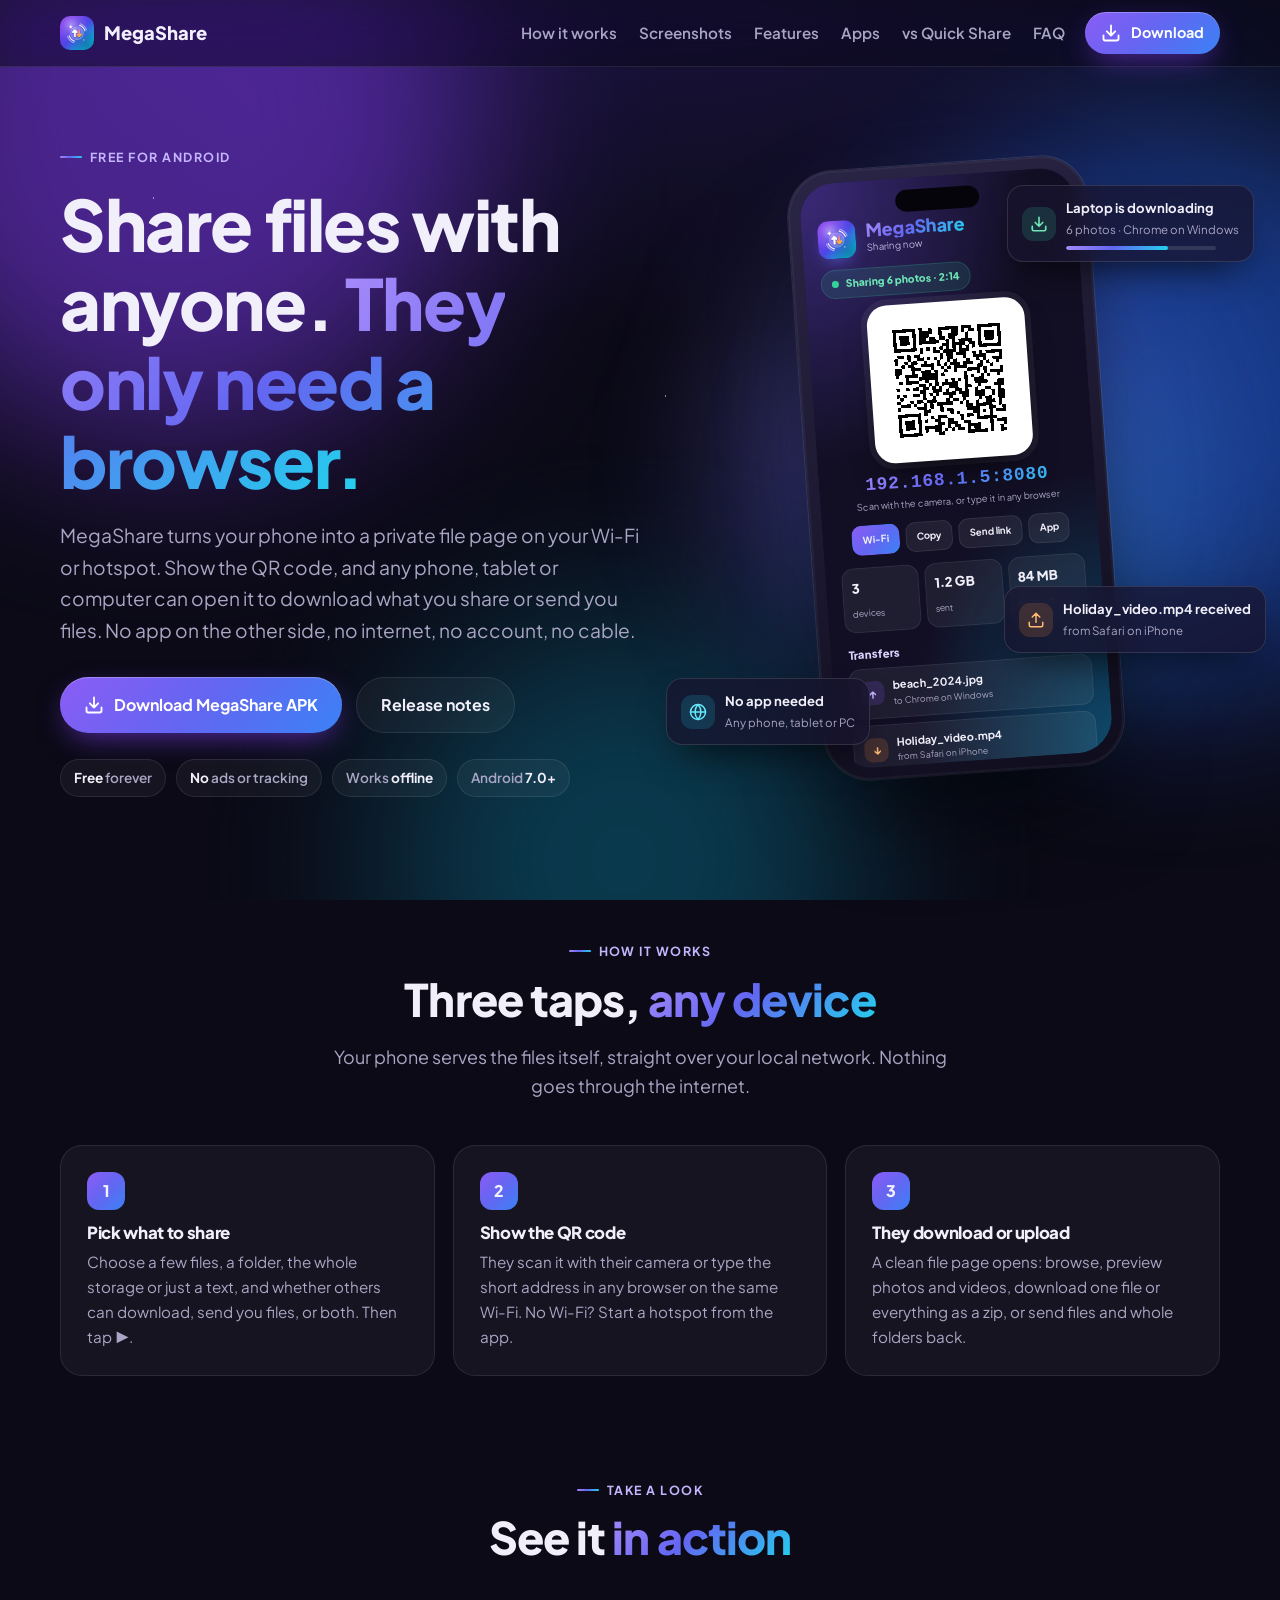
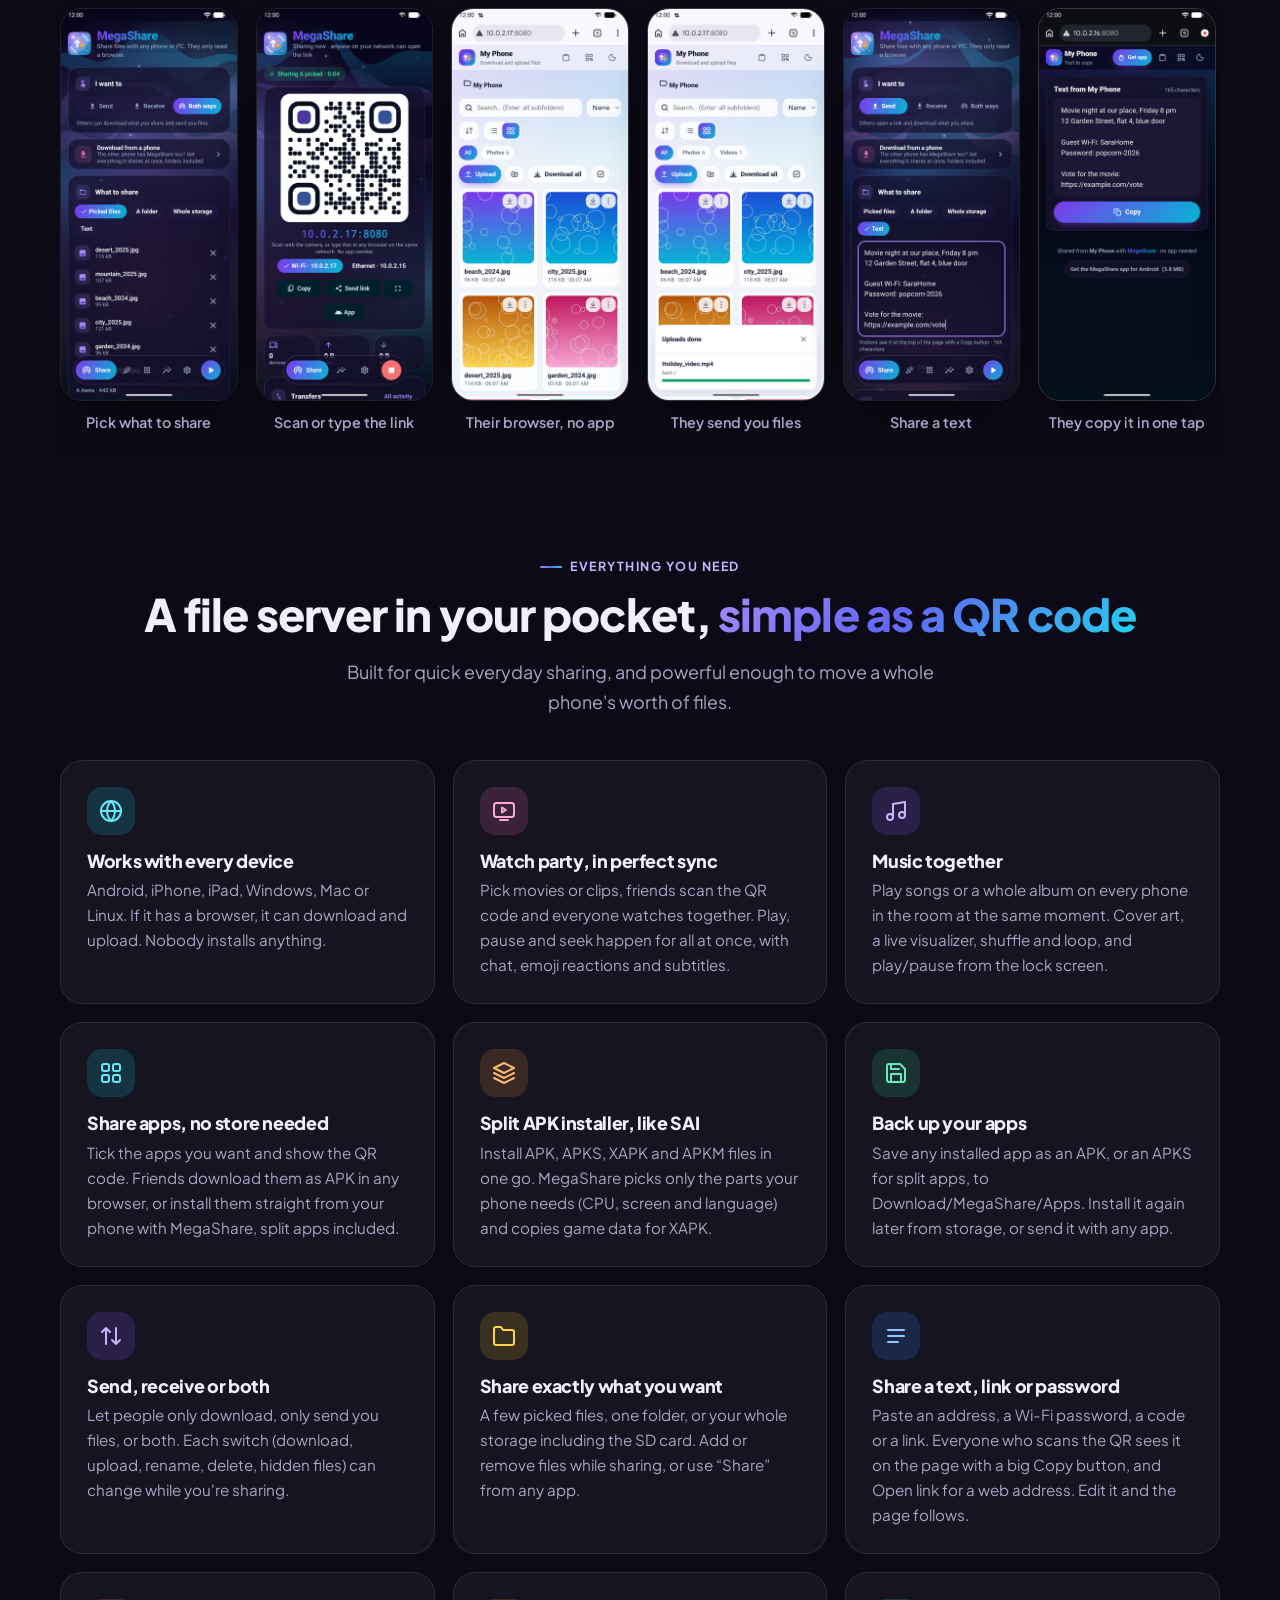
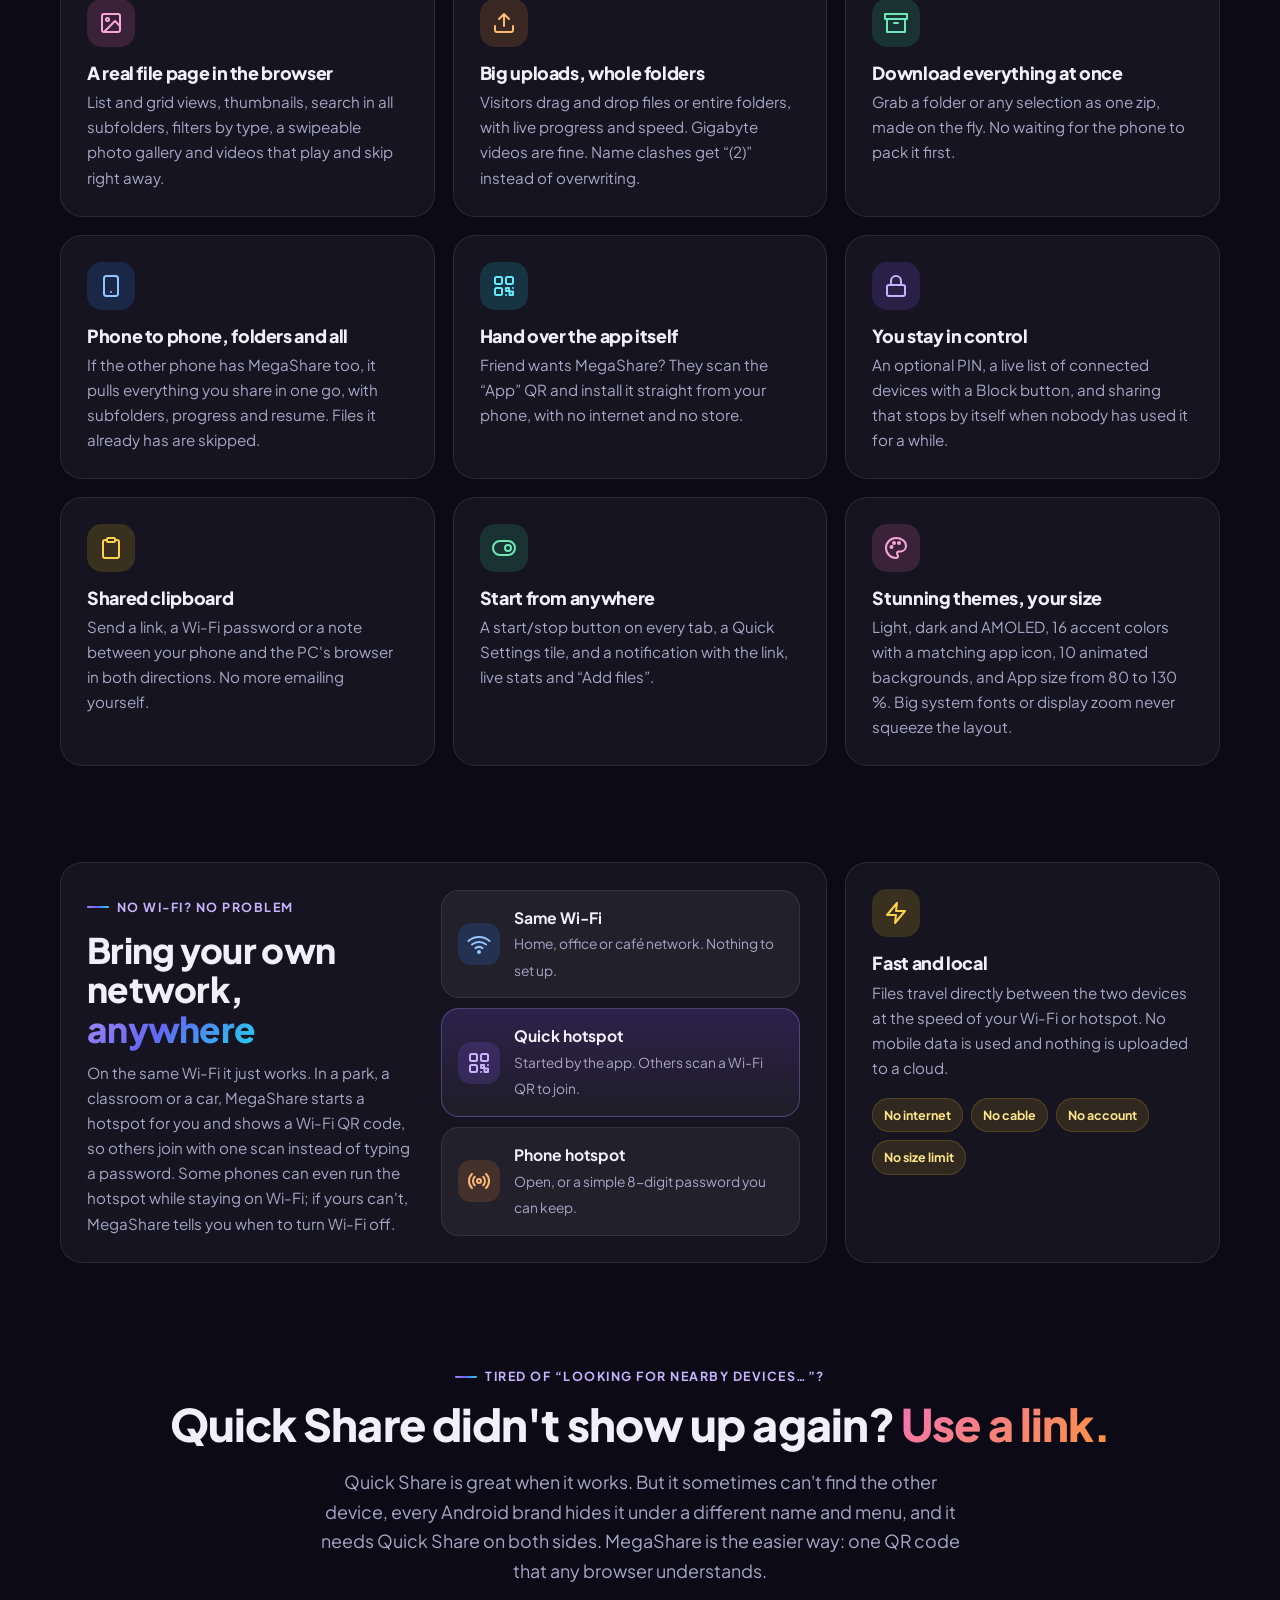
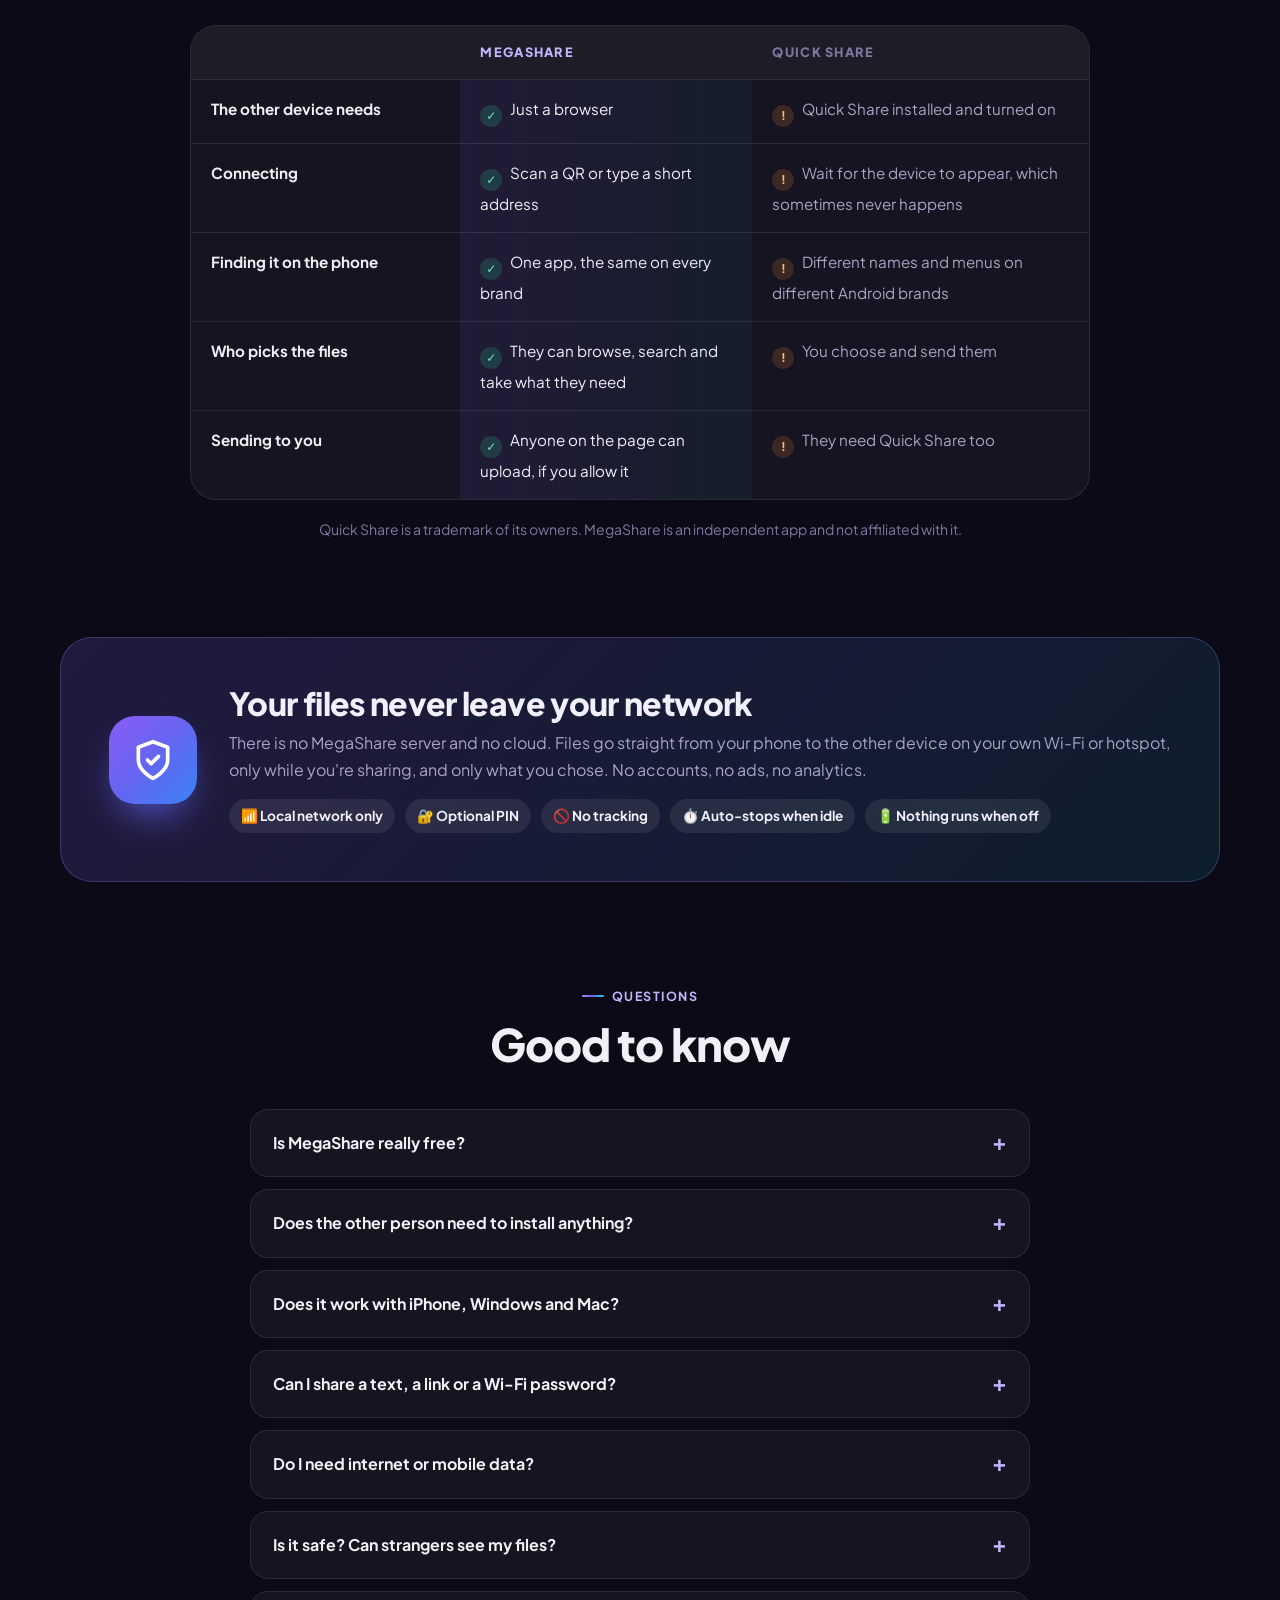
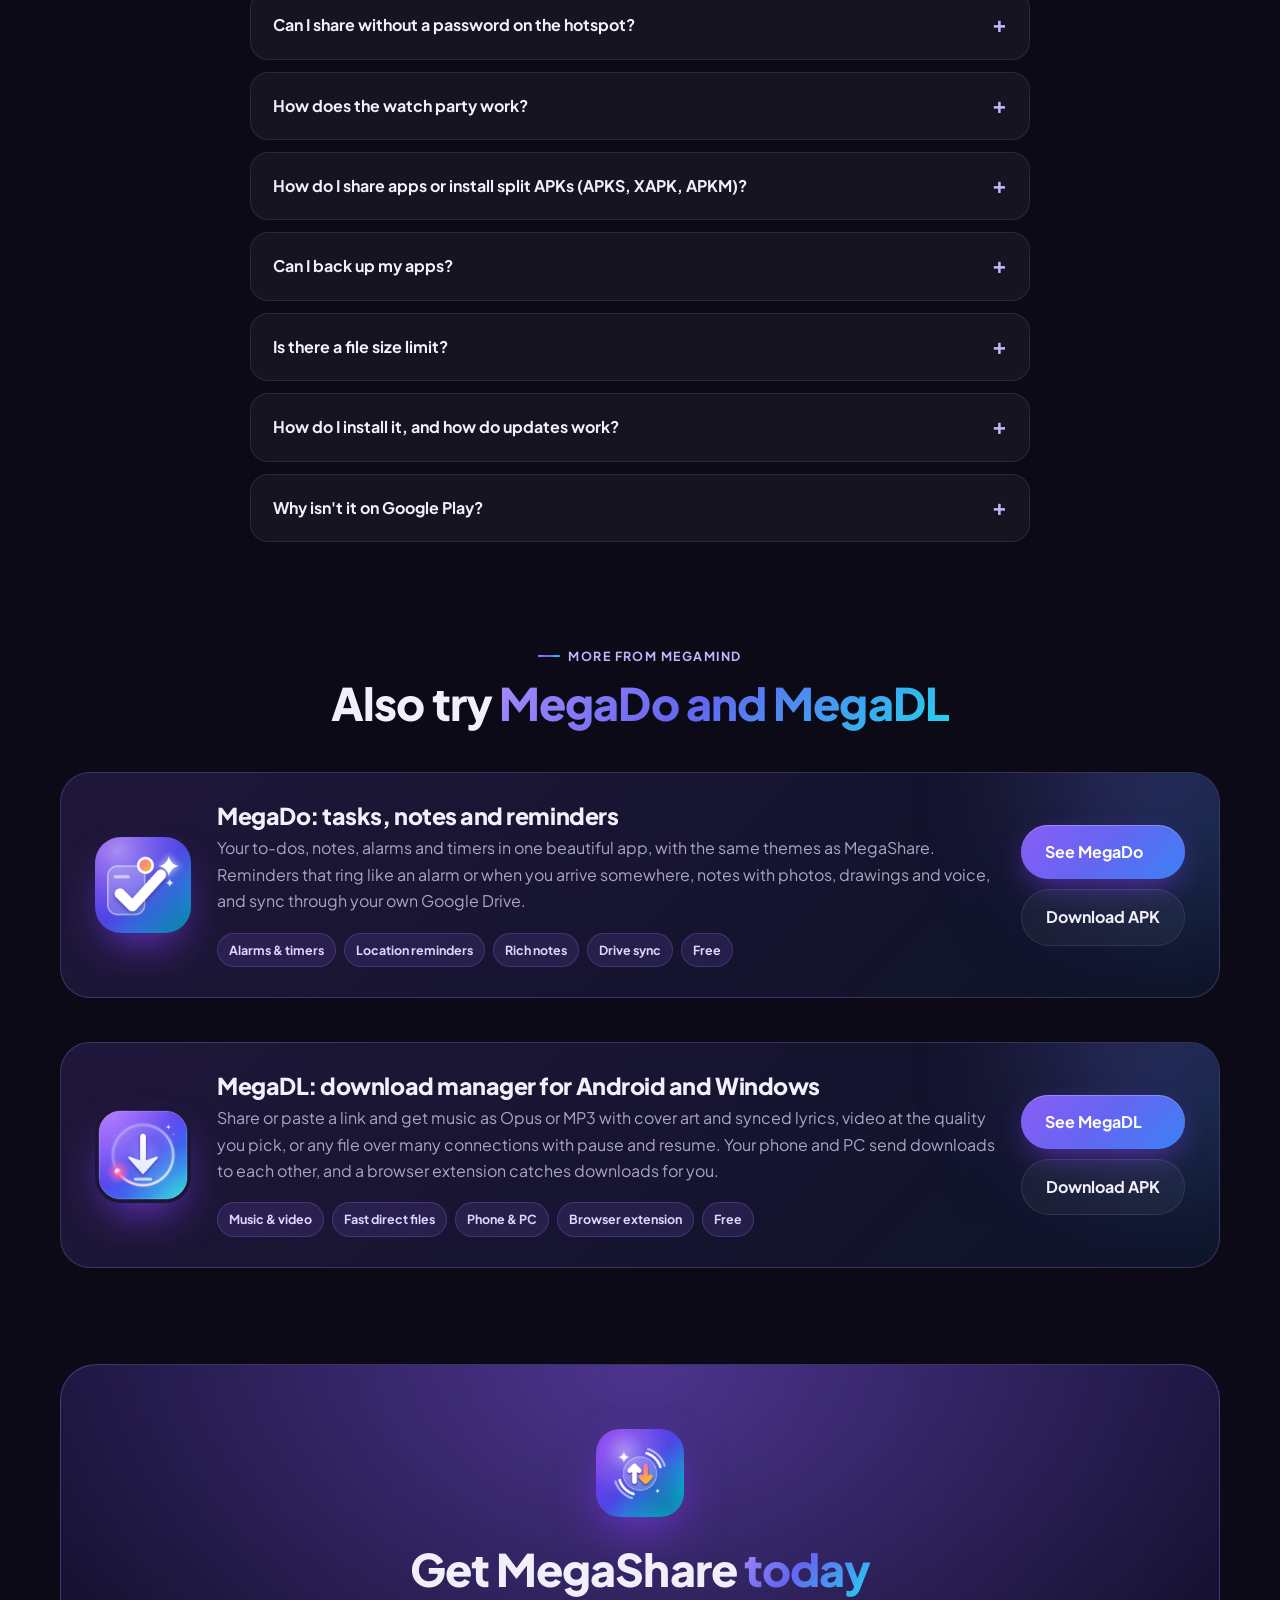
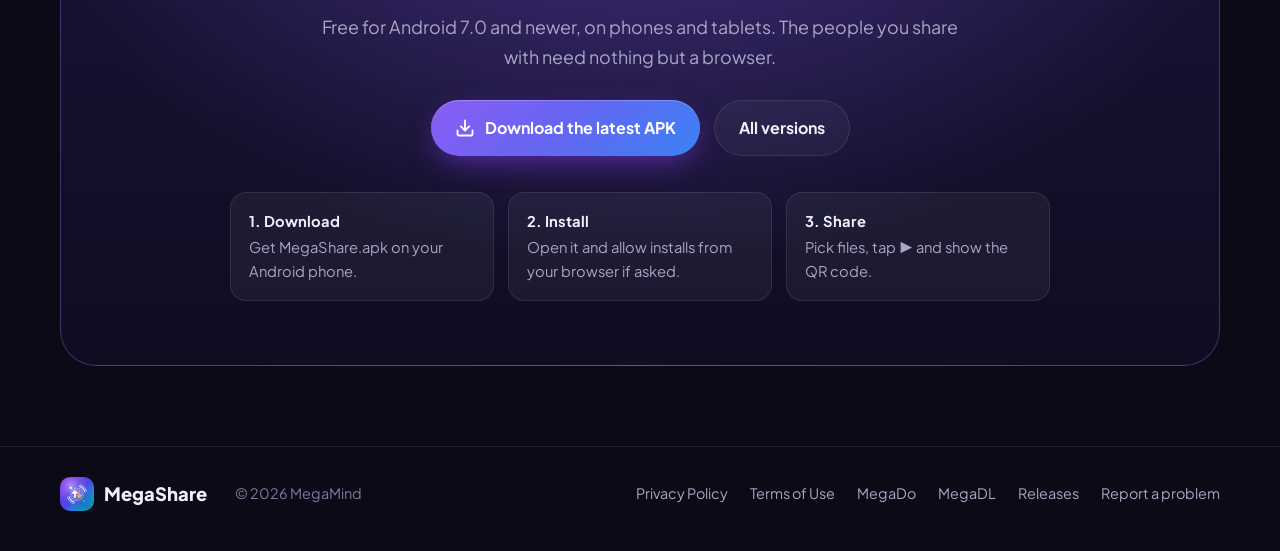
<file: index.html>
<!doctype html>
<html lang="en">
<head>
<meta charset="utf-8">
<meta name="viewport" content="width=device-width, initial-scale=1">
<title>MegaShare: Share files and apps from Android to any phone or PC, no app needed (free APK)</title>
<meta name="description" content="MegaShare is a free Android app that shares files over Wi-Fi or hotspot with any phone, tablet or computer. The other side only needs a browser: scan a QR code, then download or upload files and folders, or copy a text you share. No internet, no account, no app on the other side. Watch videos and play music together in sync, share installed apps as APK, and install split APKs (APKS, XAPK, APKM) like SAI. An easier way than Quick Share. Download the free APK.">
<meta name="keywords" content="MegaShare, file sharing app, share files Android to PC, Wi-Fi file transfer, hotspot file transfer, send files to iPhone, Quick Share alternative, Nearby Share alternative, no app needed, browser file transfer, QR code file sharing, local file server, APK download, share apps, APK extractor, app backup, split APK installer, SAI alternative, install APKS, install XAPK, install APKM, watch party, watch together, sync video, listen together, share text, send text to PC, share link, share Wi-Fi password">
<link rel="canonical" href="https://megamind2999.github.io/MegaShareApk/">
<link rel="icon" href="icon.png">
<link rel="apple-touch-icon" href="icon.png">
<meta name="theme-color" content="#0b0a16">
<meta name="robots" content="index, follow, max-image-preview:large, max-snippet:-1, max-video-preview:-1">
<meta name="author" content="MegaMind">
<meta name="application-name" content="MegaShare">
<link rel="alternate" type="text/plain" title="MegaShare for AI agents (llms.txt)" href="llms.txt">

<meta property="og:type" content="website">
<meta property="og:site_name" content="MegaShare">
<meta property="og:locale" content="en_US">
<meta property="og:title" content="MegaShare: share files with anyone, they only need a browser">
<meta property="og:description" content="Free Android app: share files, folders and apps with any phone or PC over Wi-Fi or hotspot. Scan a QR code, download or upload in the browser. Watch party, split APK installer and app backup included. No app needed on the other side.">
<meta property="og:url" content="https://megamind2999.github.io/MegaShareApk/">
<meta property="og:image" content="https://megamind2999.github.io/MegaShareApk/icon.png">
<meta property="og:image:alt" content="MegaShare app icon">
<meta name="twitter:card" content="summary">
<meta name="twitter:title" content="MegaShare: share files and apps with anyone, they only need a browser">
<meta name="twitter:description" content="Free Android app: share files, folders and apps over Wi-Fi or hotspot with any phone or PC. QR code, no app on the other side, no internet.">
<meta name="twitter:image" content="https://megamind2999.github.io/MegaShareApk/icon.png">

<!-- Tells Google and AI agents what MegaShare is (app, features, screenshots, price, download). The FAQPage block below must match the FAQ section word for word: update both together. -->
<script type="application/ld+json">
{
 "@context": "https://schema.org",
 "@graph": [
  {
   "@type": "SoftwareApplication",
   "@id": "https://megamind2999.github.io/MegaShareApk/#app",
   "name": "MegaShare",
   "alternateName": "MegaShare APK",
   "description": "Free Android app that turns the phone into a local web file server. Any phone, tablet or computer on the same Wi-Fi or hotspot opens a link or scans a QR code and downloads or uploads files and folders in its browser, with no app on the other side and no internet. Also: share a text, link or Wi-Fi password that visitors copy with one tap, watch videos and play music together in sync (watch party), share installed apps as APK or APKS, install split APKs (APKS, XAPK, APKM) like SAI, and back up apps.",
   "applicationCategory": "UtilitiesApplication",
   "applicationSubCategory": "File transfer",
   "operatingSystem": "Android 7.0 or later",
   "isAccessibleForFree": true,
   "url": "https://megamind2999.github.io/MegaShareApk/",
   "downloadUrl": "https://github.com/MegaMind2999/MegaShareApk/releases/latest/download/MegaShare.apk",
   "installUrl": "https://github.com/MegaMind2999/MegaShareApk/releases/latest",
   "releaseNotes": "https://github.com/MegaMind2999/MegaShareApk/releases",
   "image": "https://megamind2999.github.io/MegaShareApk/icon.png",
   "screenshot": [
    {
     "@type": "ImageObject",
     "url": "https://megamind2999.github.io/MegaShareApk/screenshots/setup.jpg",
     "caption": "Pick what to share"
    },
    {
     "@type": "ImageObject",
     "url": "https://megamind2999.github.io/MegaShareApk/screenshots/live.jpg",
     "caption": "QR code and address to share"
    },
    {
     "@type": "ImageObject",
     "url": "https://megamind2999.github.io/MegaShareApk/screenshots/web-grid.jpg",
     "caption": "The visitor's browser, no app needed"
    },
    {
     "@type": "ImageObject",
     "url": "https://megamind2999.github.io/MegaShareApk/screenshots/web-text.jpg",
     "caption": "A shared text with a Copy button in the browser"
    },
    {
     "@type": "ImageObject",
     "url": "https://megamind2999.github.io/MegaShareApk/screenshots/party.jpg",
     "caption": "Watch party in sync"
    },
    {
     "@type": "ImageObject",
     "url": "https://megamind2999.github.io/MegaShareApk/screenshots/apps.jpg",
     "caption": "Sharing apps with a QR code"
    },
    {
     "@type": "ImageObject",
     "url": "https://megamind2999.github.io/MegaShareApk/screenshots/apps-web.jpg",
     "caption": "Downloading apps in the browser"
    }
   ],
   "featureList": [
    "Share files and folders over Wi-Fi or hotspot with any browser: iPhone, Android, Windows, Mac, Linux",
    "QR code and short link; no app, account or internet needed on the other side",
    "Visitors download single files, folders or a selection as zip, and upload files and whole folders",
    "Send, Receive or Both ways, with an optional PIN and a Block button for devices",
    "Share a text, link, address or Wi-Fi password: visitors see it on the page and copy it with one tap",
    "Quick hotspot with a Wi-Fi QR code when there is no Wi-Fi",
    "Phone to phone download of everything shared, folders included, with resume",
    "Watch party: videos and music play in sync on every device, with chat, reactions and subtitles",
    "Share installed apps as APK, or split apps as APKS, to any browser or another MegaShare",
    "Install APK, APKS, XAPK and APKM files, picking the splits the phone needs, like SAI",
    "Back up apps to storage and install them again later",
    "Shared clipboard, light, dark and AMOLED themes, 16 accent colors",
    "App size setting from 80 to 130 percent; layouts stay intact with any system font or display size",
    "Ready for Android 17: asks for local-network access before sharing"
   ],
   "offers": {
    "@type": "Offer",
    "price": "0",
    "priceCurrency": "USD"
   },
   "author": {
    "@id": "https://megamind2999.github.io/MegaShareApk/#author"
   },
   "publisher": {
    "@id": "https://megamind2999.github.io/MegaShareApk/#author"
   }
  },
  {
   "@type": "Person",
   "@id": "https://megamind2999.github.io/MegaShareApk/#author",
   "name": "MegaMind",
   "url": "https://github.com/MegaMind2999"
  },
  {
   "@type": "WebSite",
   "@id": "https://megamind2999.github.io/MegaShareApk/#website",
   "name": "MegaShare",
   "url": "https://megamind2999.github.io/MegaShareApk/",
   "inLanguage": "en",
   "publisher": {
    "@id": "https://megamind2999.github.io/MegaShareApk/#author"
   },
   "about": {
    "@id": "https://megamind2999.github.io/MegaShareApk/#app"
   }
  }
 ]
}
</script>

<script type="application/ld+json">
{
 "@context": "https://schema.org",
 "@type": "FAQPage",
 "mainEntity": [
  {
   "@type": "Question",
   "name": "Is MegaShare really free?",
   "acceptedAnswer": {
    "@type": "Answer",
    "text": "Yes. It's free, with no ads, no subscriptions and no in-app purchases."
   }
  },
  {
   "@type": "Question",
   "name": "Does the other person need to install anything?",
   "acceptedAnswer": {
    "@type": "Answer",
    "text": "No. They open the link or scan the QR code with their camera and use their normal browser, on any phone, tablet or computer. If they'd like the app too, they can install it from your phone through the “App” QR code."
   }
  },
  {
   "@type": "Question",
   "name": "Does it work with iPhone, Windows and Mac?",
   "acceptedAnswer": {
    "@type": "Answer",
    "text": "Yes. Anything with a modern browser works: Safari, Chrome, Edge, Firefox and others. Only the phone that shares needs Android 7.0 or newer."
   }
  },
  {
   "@type": "Question",
   "name": "Can I share a text, a link or a Wi-Fi password?",
   "acceptedAnswer": {
    "@type": "Answer",
    "text": "Yes. On the Share tab, choose Text under “What to share”, then paste or type it and start sharing. Whoever opens the link or scans the QR code sees the text at the top of the page with a big Copy button, plus Open link when it is a single web address. Edits on your phone show up on the page within seconds, and the PIN protects it like your files."
   }
  },
  {
   "@type": "Question",
   "name": "Do I need internet or mobile data?",
   "acceptedAnswer": {
    "@type": "Answer",
    "text": "No. Both devices just need to be on the same Wi-Fi, or one of them on the other's hotspot. Files never go over the internet, so no data is used."
   }
  },
  {
   "@type": "Question",
   "name": "Is it safe? Can strangers see my files?",
   "acceptedAnswer": {
    "@type": "Answer",
    "text": "Only devices on the same network can open the page, only while sharing is on, and they only see what you picked. You can add a PIN, see every connected device and block it, turn off uploads or downloads at any time, and sharing stops by itself when nobody uses it."
   }
  },
  {
   "@type": "Question",
   "name": "Can I share without a password on the hotspot?",
   "acceptedAnswer": {
    "@type": "Answer",
    "text": "Yes. Android doesn't let apps create an open hotspot by themselves, so the Quick hotspot gets a password, but MegaShare shows a Wi-Fi QR code so nobody types it. For an open network, choose “Phone hotspot” and set Security to “None” in your hotspot settings, or keep a simple 8-digit password."
   }
  },
  {
   "@type": "Question",
   "name": "How does the watch party work?",
   "acceptedAnswer": {
    "@type": "Answer",
    "text": "Open the Party tab, add videos, songs or a whole folder and start the party. Friends on the same Wi-Fi or your hotspot scan the QR code and join in their browser, or with MegaShare. Your phone keeps everyone on the same second: when anyone presses play, pauses or jumps ahead, it happens for all. You choose whether everyone can control it or only you, and your phone can just be the remote while friends watch on a laptop or TV browser. The video plays from your phone, so most MP4 and WebM videos and common music files work; some MKV files can't play in a browser."
   }
  },
  {
   "@type": "Question",
   "name": "How do I share apps or install split APKs (APKS, XAPK, APKM)?",
   "acceptedAnswer": {
    "@type": "Answer",
    "text": "Open the Apps tab, tick the apps and tap Share. Friends on the same Wi-Fi or your hotspot scan the QR code: in a browser they download each app as an APK (split apps as one APKS file), and with MegaShare they install them straight from your phone. To install a file, tap “Pick an app file” in Files & backups, or open an .apk, .apks, .xapk or .apkm file with MegaShare. Split apps install in one step with only the parts your phone needs, like SAI."
   }
  },
  {
   "@type": "Question",
   "name": "Can I back up my apps?",
   "acceptedAnswer": {
    "@type": "Answer",
    "text": "Yes. In the Apps tab, tap ⋮ next to an app and choose Back up, or tick several and tap the save button. Apps are saved to Download/MegaShare/Apps as .apk, or .apks for split apps, and you can install them again from there at any time. App data (logins, game progress) isn't included, only the app itself."
   }
  },
  {
   "@type": "Question",
   "name": "Is there a file size limit?",
   "acceptedAnswer": {
    "@type": "Answer",
    "text": "No. Large videos and whole folders transfer fine, and downloads between two phones with MegaShare can resume if they're interrupted."
   }
  },
  {
   "@type": "Question",
   "name": "How do I install it, and how do updates work?",
   "acceptedAnswer": {
    "@type": "Answer",
    "text": "Download MegaShare.apk on your Android phone and open it. If Android asks, allow installing apps from your browser or file manager. MegaShare checks for new versions once a day and can install them by itself (silently on Android 12+), and never while you're sharing."
   }
  },
  {
   "@type": "Question",
   "name": "Why isn't it on Google Play?",
   "acceptedAnswer": {
    "@type": "Answer",
    "text": "MegaShare is published directly as an APK on this site and its GitHub releases page."
   }
  }
 ]
}
</script>

<link rel="preconnect" href="https://fonts.googleapis.com">
<link rel="preconnect" href="https://fonts.gstatic.com" crossorigin>
<link href="https://fonts.googleapis.com/css2?family=Plus+Jakarta+Sans:wght@400;500;600;700;800&display=swap" rel="stylesheet">
<link rel="stylesheet" href="style.css">
<script>document.documentElement.classList.add('js')</script>
</head>
<body>
<div class="aurora" aria-hidden="true"><span></span><span></span><span></span></div>
<div class="stars" aria-hidden="true"></div>

<!-- Icon sprite -->
<svg width="0" height="0" style="position:absolute" aria-hidden="true">
  <defs>
    <g id="i-down" fill="none" stroke="currentColor" stroke-width="2.2" stroke-linecap="round" stroke-linejoin="round"><path d="M21 15v4a2 2 0 0 1-2 2H5a2 2 0 0 1-2-2v-4M7 10l5 5 5-5M12 15V3"/></g>
    <g id="i-up" fill="none" stroke="currentColor" stroke-width="2" stroke-linecap="round" stroke-linejoin="round"><path d="M21 15v4a2 2 0 0 1-2 2H5a2 2 0 0 1-2-2v-4M17 8l-5-5-5 5M12 3v12"/></g>
    <g id="i-swap" fill="none" stroke="currentColor" stroke-width="2" stroke-linecap="round" stroke-linejoin="round"><path d="M7 20V4M3 8l4-4 4 4M17 4v16M21 16l-4 4-4-4"/></g>
    <g id="i-globe" fill="none" stroke="currentColor" stroke-width="2" stroke-linecap="round" stroke-linejoin="round"><circle cx="12" cy="12" r="10"/><path d="M2 12h20M12 2a15.3 15.3 0 0 1 4 10 15.3 15.3 0 0 1-4 10 15.3 15.3 0 0 1-4-10 15.3 15.3 0 0 1 4-10z"/></g>
    <g id="i-qr" fill="none" stroke="currentColor" stroke-width="2" stroke-linecap="round" stroke-linejoin="round"><rect x="3" y="3" width="7" height="7" rx="1.5"/><rect x="14" y="3" width="7" height="7" rx="1.5"/><rect x="3" y="14" width="7" height="7" rx="1.5"/><path d="M14 14h3v3h-3zM21 14v.01M14 21h.01M17.5 17.5H21V21h-3.5z"/></g>
    <g id="i-folder" fill="none" stroke="currentColor" stroke-width="2" stroke-linecap="round" stroke-linejoin="round"><path d="M22 19a2 2 0 0 1-2 2H4a2 2 0 0 1-2-2V5a2 2 0 0 1 2-2h5l2 3h9a2 2 0 0 1 2 2z"/></g>
    <g id="i-wifi" fill="none" stroke="currentColor" stroke-width="2" stroke-linecap="round" stroke-linejoin="round"><path d="M5 12.55a11 11 0 0 1 14.08 0M1.42 9a16 16 0 0 1 21.16 0M8.53 16.11a6 6 0 0 1 6.95 0"/><circle cx="12" cy="20" r="1"/></g>
    <g id="i-hotspot" fill="none" stroke="currentColor" stroke-width="2" stroke-linecap="round" stroke-linejoin="round"><circle cx="12" cy="12" r="2"/><path d="M16.24 7.76a6 6 0 0 1 0 8.49M7.76 16.24a6 6 0 0 1 0-8.49M19.07 4.93a10 10 0 0 1 0 14.14M4.93 19.07a10 10 0 0 1 0-14.14"/></g>
    <g id="i-image" fill="none" stroke="currentColor" stroke-width="2" stroke-linecap="round" stroke-linejoin="round"><rect x="3" y="3" width="18" height="18" rx="2"/><circle cx="8.5" cy="8.5" r="1.5"/><path d="M21 15l-5-5L5 21"/></g>
    <g id="i-phone" fill="none" stroke="currentColor" stroke-width="2" stroke-linecap="round" stroke-linejoin="round"><rect x="5" y="2" width="14" height="20" rx="2.5"/><path d="M12 18h.01"/></g>
    <g id="i-lock" fill="none" stroke="currentColor" stroke-width="2" stroke-linecap="round" stroke-linejoin="round"><rect x="3" y="11" width="18" height="11" rx="2"/><path d="M7 11V7a5 5 0 0 1 10 0v4"/></g>
    <g id="i-clip" fill="none" stroke="currentColor" stroke-width="2" stroke-linecap="round" stroke-linejoin="round"><path d="M16 4h2a2 2 0 0 1 2 2v14a2 2 0 0 1-2 2H6a2 2 0 0 1-2-2V6a2 2 0 0 1 2-2h2"/><rect x="8" y="2" width="8" height="4" rx="1"/></g>
    <g id="i-sliders" fill="none" stroke="currentColor" stroke-width="2" stroke-linecap="round" stroke-linejoin="round"><path d="M4 21v-7M4 10V3M12 21v-9M12 8V3M20 21v-5M20 12V3M1 14h6M9 8h6M17 16h6"/></g>
    <g id="i-party" fill="none" stroke="currentColor" stroke-width="2" stroke-linecap="round" stroke-linejoin="round"><rect x="2" y="4" width="20" height="14" rx="2.5"/><path d="M10 8.5v5l4-2.5z"/><path d="M8 21h8"/></g>
    <g id="i-music" fill="none" stroke="currentColor" stroke-width="2" stroke-linecap="round" stroke-linejoin="round"><path d="M9 18V5l12-2v13"/><circle cx="6" cy="18" r="3"/><circle cx="18" cy="16" r="3"/></g>
    <g id="i-apps" fill="none" stroke="currentColor" stroke-width="2" stroke-linecap="round" stroke-linejoin="round"><rect x="3" y="3" width="7" height="7" rx="2"/><rect x="14" y="3" width="7" height="7" rx="2"/><rect x="3" y="14" width="7" height="7" rx="2"/><rect x="14" y="14" width="7" height="7" rx="2"/></g>
    <g id="i-layers" fill="none" stroke="currentColor" stroke-width="2" stroke-linecap="round" stroke-linejoin="round"><path d="M12 2 2 7l10 5 10-5-10-5zM2 17l10 5 10-5M2 12l10 5 10-5"/></g>
    <g id="i-save" fill="none" stroke="currentColor" stroke-width="2" stroke-linecap="round" stroke-linejoin="round"><path d="M19 21H5a2 2 0 0 1-2-2V5a2 2 0 0 1 2-2h11l5 5v11a2 2 0 0 1-2 2z"/><path d="M17 21v-8H7v8M7 3v5h8"/></g>
    <g id="i-zap" fill="none" stroke="currentColor" stroke-width="2" stroke-linecap="round" stroke-linejoin="round"><path d="M13 2L3 14h9l-1 8 10-12h-9l1-8z"/></g>
    <g id="i-box" fill="none" stroke="currentColor" stroke-width="2" stroke-linecap="round" stroke-linejoin="round"><path d="M21 8v13H3V8M1 3h22v5H1zM10 12h4"/></g>
    <g id="i-palette" fill="none" stroke="currentColor" stroke-width="2" stroke-linecap="round" stroke-linejoin="round"><path d="M12 2a10 10 0 0 0 0 20c1.1 0 2-.9 2-2 0-.5-.2-1-.5-1.3-.3-.4-.5-.8-.5-1.3 0-1.1.9-2 2-2h2.3A5.7 5.7 0 0 0 22 9.7C22 5.4 17.5 2 12 2z"/><circle cx="7.5" cy="11" r="1"/><circle cx="10" cy="7" r="1"/><circle cx="15" cy="7" r="1"/></g>
    <g id="i-toggle" fill="none" stroke="currentColor" stroke-width="2" stroke-linecap="round" stroke-linejoin="round"><rect x="1" y="5" width="22" height="14" rx="7"/><circle cx="16" cy="12" r="3"/></g>
    <g id="i-refresh" fill="none" stroke="currentColor" stroke-width="2" stroke-linecap="round" stroke-linejoin="round"><path d="M23 4v6h-6M1 20v-6h6"/><path d="M3.5 9a9 9 0 0 1 14.85-3.36L23 10M1 14l4.64 4.36A9 9 0 0 0 20.49 15"/></g>
    <g id="i-text" fill="none" stroke="currentColor" stroke-width="2" stroke-linecap="round" stroke-linejoin="round"><path d="M4 6h16M4 12h16M4 18h10"/></g>
    <g id="i-shield" fill="none" stroke="currentColor" stroke-width="2" stroke-linecap="round" stroke-linejoin="round"><path d="M12 22s8-4 8-10V5l-8-3-8 3v7c0 6 8 10 8 10z"/><path d="M9 12l2 2 4-4"/></g>
  </defs>
</svg>

<header class="topbar">
  <div class="wrap">
    <a class="brand" href="./"><img src="icon.png" alt="" width="34" height="34">MegaShare</a>
    <nav class="links"><a href="#how">How it works</a><a href="#screenshots">Screenshots</a><a href="#features">Features</a><a href="#apps">Apps</a><a href="#quick-share">vs Quick Share</a><a href="#faq">FAQ</a></nav>
    <a class="btn" href="https://github.com/MegaMind2999/MegaShareApk/releases/latest/download/MegaShare.apk"><svg viewBox="0 0 24 24"><use href="#i-down"/></svg>Download</a>
  </div>
</header>

<main>
<div class="wrap">

  <section class="hero" aria-labelledby="title">
    <div>
      <span class="eyebrow">Free for Android</span>
      <h1 id="title">Share files with anyone. <span class="grad-text">They only need a browser.</span></h1>
      <p class="lead">MegaShare turns your phone into a private file page on your Wi-Fi or hotspot. Show the QR code, and any phone, tablet or computer can open it to download what you share or send you files. No app on the other side, no internet, no account, no cable.</p>
      <div class="actions">
        <a class="btn" href="https://github.com/MegaMind2999/MegaShareApk/releases/latest/download/MegaShare.apk"><svg viewBox="0 0 24 24"><use href="#i-down"/></svg>Download MegaShare APK</a>
        <a class="btn ghost" href="https://github.com/MegaMind2999/MegaShareApk/releases/latest">Release notes</a>
      </div>
      <div class="pills">
        <span class="pill"><b>Free</b> forever</span>
        <span class="pill"><b>No</b> ads or tracking</span>
        <span class="pill">Works <b>offline</b></span>
        <span class="pill">Android <b>7.0+</b></span>
      </div>
    </div>

    <div class="stage" aria-hidden="true">
      <div class="glow"></div>
      <div class="phone">
        <div class="screen">
          <div class="notch"></div>
          <div class="ms-head"><img src="icon.png" alt=""><div><b class="grad-text">MegaShare</b><small>Sharing now</small></div></div>
          <span class="live-pill"><i></i>Sharing 6 photos · 2:14</span>
          <div class="qr-card"><img src="qr.svg" alt=""></div>
          <div class="addr grad-text">192.168.1.5:8080</div>
          <div class="hint">Scan with the camera, or type it in any browser</div>
          <div class="mini-btns"><span class="on">Wi-Fi</span><span>Copy</span><span>Send link</span><span>App</span></div>
          <div class="stats">
            <div><b>3</b><span>devices</span></div>
            <div><b>1.2 GB</b><span>sent</span></div>
            <div><b>84 MB</b><span>received</span></div>
          </div>
          <div class="section-label">Transfers</div>
          <div class="xfer"><i class="i-violet">↑</i><div><p>beach_2024.jpg</p><small>to Chrome on Windows</small></div></div>
          <div class="xfer"><i class="i-orange">↓</i><div><p>Holiday_video.mp4</p><small>from Safari on iPhone</small></div></div>
        </div>
      </div>
      <div class="float-card fc-1"><div class="ico i-green"><svg viewBox="0 0 24 24"><use href="#i-down"/></svg></div><div><b>Laptop is downloading</b><span>6 photos · Chrome on Windows</span><i class="bar"></i></div></div>
      <div class="float-card fc-2"><div class="ico i-orange"><svg viewBox="0 0 24 24"><use href="#i-up"/></svg></div><div><b>Holiday_video.mp4 received</b><span>from Safari on iPhone</span></div></div>
      <div class="float-card fc-3"><div class="ico i-cyan"><svg viewBox="0 0 24 24"><use href="#i-globe"/></svg></div><div><b>No app needed</b><span>Any phone, tablet or PC</span></div></div>
    </div>
  </section>

  <section id="how" class="center reveal">
    <span class="eyebrow">How it works</span>
    <h2>Three taps, <span class="grad-text">any device</span></h2>
    <p class="lead">Your phone serves the files itself, straight over your local network. Nothing goes through the internet.</p>
  </section>
  <div class="steps">
    <div class="step reveal"><h3>Pick what to share</h3><p>Choose a few files, a folder, the whole storage or just a text, and whether others can download, send you files, or both. Then tap ▶.</p></div>
    <div class="step reveal"><h3>Show the QR code</h3><p>They scan it with their camera or type the short address in any browser on the same Wi-Fi. No Wi-Fi? Start a hotspot from the app.</p></div>
    <div class="step reveal"><h3>They download or upload</h3><p>A clean file page opens: browse, preview photos and videos, download one file or everything as a zip, or send files and whole folders back.</p></div>
  </div>

  <section id="screenshots" class="center reveal">
    <span class="eyebrow">Take a look</span>
    <h2>See it <span class="grad-text">in action</span></h2>
    <div class="shots">
      <figure><img src="screenshots/setup.jpg" alt="MegaShare setup: choose Send, Receive or Both ways and pick the files to share" loading="lazy"><figcaption>Pick what to share</figcaption></figure>
      <figure><img src="screenshots/live.jpg" alt="Sharing screen with a big QR code and the address to type" loading="lazy"><figcaption>Scan or type the link</figcaption></figure>
      <figure class="web"><img src="screenshots/web-grid.jpg" alt="The visitor's browser showing shared photos in a grid with search, filters, upload and download all" loading="lazy"><figcaption>Their browser, no app</figcaption></figure>
      <figure class="web"><img src="screenshots/web-upload.jpg" alt="Uploading a large video from the browser, finished" loading="lazy"><figcaption>They send you files</figcaption></figure>
      <figure><img src="screenshots/text.jpg" alt="Share tab with Text picked: an address, a Wi-Fi password and a link typed in to share" loading="lazy"><figcaption>Share a text</figcaption></figure>
      <figure class="web"><img src="screenshots/web-text.jpg" alt="The visitor's browser showing the shared text with a big Copy button" loading="lazy"><figcaption>They copy it in one tap</figcaption></figure>
      <figure><img src="screenshots/activity.jpg" alt="Activity tab with live transfers to and from a Windows PC" loading="lazy"><figcaption>Live activity</figcaption></figure>
      <figure><img src="screenshots/receive.jpg" alt="Download from a phone: pick files from another phone running MegaShare and download them all" loading="lazy"><figcaption>Phone to phone</figcaption></figure>
      <figure><img src="screenshots/party.jpg" alt="Watch party on the phone: now playing with play, pause and seek for everyone, who is watching, and chat" loading="lazy"><figcaption>Watch party</figcaption></figure>
      <figure><img src="screenshots/party-player.jpg" alt="The party player: a song with its cover on a spinning record, live visualizer, reactions and chat" loading="lazy"><figcaption>Music together, in sync</figcaption></figure>
      <figure><img src="screenshots/apps.jpg" alt="Apps tab sharing three apps with a QR code: friends scan it and install them" loading="lazy"><figcaption>Share apps</figcaption></figure>
      <figure class="web"><img src="screenshots/apps-web.jpg" alt="The visitor's browser listing the shared apps with a Download button for each" loading="lazy"><figcaption>They download the APKs</figcaption></figure>
      <figure><img src="screenshots/themes.jpg" alt="Appearance settings: theme, App size, AMOLED and accent colors" loading="lazy"><figcaption>Make it yours</figcaption></figure>
    </div>
  </section>

  <section id="features" class="center reveal">
    <span class="eyebrow">Everything you need</span>
    <h2>A file server in your pocket, <span class="grad-text">simple as a QR code</span></h2>
    <p class="lead">Built for quick everyday sharing, and powerful enough to move a whole phone's worth of files.</p>
  </section>
  <div class="features">
    <div class="feature reveal"><div class="ico i-cyan"><svg viewBox="0 0 24 24"><use href="#i-globe"/></svg></div><h3>Works with every device</h3><p>Android, iPhone, iPad, Windows, Mac or Linux. If it has a browser, it can download and upload. Nobody installs anything.</p></div>
    <div class="feature reveal"><div class="ico i-pink"><svg viewBox="0 0 24 24"><use href="#i-party"/></svg></div><h3>Watch party, in perfect sync</h3><p>Pick movies or clips, friends scan the QR code and everyone watches together. Play, pause and seek happen for all at once, with chat, emoji reactions and subtitles.</p></div>
    <div class="feature reveal"><div class="ico i-violet"><svg viewBox="0 0 24 24"><use href="#i-music"/></svg></div><h3>Music together</h3><p>Play songs or a whole album on every phone in the room at the same moment. Cover art, a live visualizer, shuffle and loop, and play/pause from the lock screen.</p></div>
    <div class="feature reveal" id="apps"><div class="ico i-cyan"><svg viewBox="0 0 24 24"><use href="#i-apps"/></svg></div><h3>Share apps, no store needed</h3><p>Tick the apps you want and show the QR code. Friends download them as APK in any browser, or install them straight from your phone with MegaShare, split apps included.</p></div>
    <div class="feature reveal"><div class="ico i-orange"><svg viewBox="0 0 24 24"><use href="#i-layers"/></svg></div><h3>Split APK installer, like SAI</h3><p>Install APK, APKS, XAPK and APKM files in one go. MegaShare picks only the parts your phone needs (CPU, screen and language) and copies game data for XAPK.</p></div>
    <div class="feature reveal"><div class="ico i-green"><svg viewBox="0 0 24 24"><use href="#i-save"/></svg></div><h3>Back up your apps</h3><p>Save any installed app as an APK, or an APKS for split apps, to Download/MegaShare/Apps. Install it again later from storage, or send it with any app.</p></div>
    <div class="feature reveal"><div class="ico i-violet"><svg viewBox="0 0 24 24"><use href="#i-swap"/></svg></div><h3>Send, receive or both</h3><p>Let people only download, only send you files, or both. Each switch (download, upload, rename, delete, hidden files) can change while you're sharing.</p></div>
    <div class="feature reveal"><div class="ico i-amber"><svg viewBox="0 0 24 24"><use href="#i-folder"/></svg></div><h3>Share exactly what you want</h3><p>A few picked files, one folder, or your whole storage including the SD card. Add or remove files while sharing, or use “Share” from any app.</p></div>
    <div class="feature reveal"><div class="ico i-blue"><svg viewBox="0 0 24 24"><use href="#i-text"/></svg></div><h3>Share a text, link or password</h3><p>Paste an address, a Wi-Fi password, a code or a link. Everyone who scans the QR sees it on the page with a big Copy button, and Open link for a web address. Edit it and the page follows.</p></div>
    <div class="feature reveal"><div class="ico i-pink"><svg viewBox="0 0 24 24"><use href="#i-image"/></svg></div><h3>A real file page in the browser</h3><p>List and grid views, thumbnails, search in all subfolders, filters by type, a swipeable photo gallery and videos that play and skip right away.</p></div>
    <div class="feature reveal"><div class="ico i-orange"><svg viewBox="0 0 24 24"><use href="#i-up"/></svg></div><h3>Big uploads, whole folders</h3><p>Visitors drag and drop files or entire folders, with live progress and speed. Gigabyte videos are fine. Name clashes get “(2)” instead of overwriting.</p></div>
    <div class="feature reveal"><div class="ico i-green"><svg viewBox="0 0 24 24"><use href="#i-box"/></svg></div><h3>Download everything at once</h3><p>Grab a folder or any selection as one zip, made on the fly. No waiting for the phone to pack it first.</p></div>
    <div class="feature reveal"><div class="ico i-blue"><svg viewBox="0 0 24 24"><use href="#i-phone"/></svg></div><h3>Phone to phone, folders and all</h3><p>If the other phone has MegaShare too, it pulls everything you share in one go, with subfolders, progress and resume. Files it already has are skipped.</p></div>
    <div class="feature reveal"><div class="ico i-cyan"><svg viewBox="0 0 24 24"><use href="#i-qr"/></svg></div><h3>Hand over the app itself</h3><p>Friend wants MegaShare? They scan the “App” QR and install it straight from your phone, with no internet and no store.</p></div>
    <div class="feature reveal"><div class="ico i-violet"><svg viewBox="0 0 24 24"><use href="#i-lock"/></svg></div><h3>You stay in control</h3><p>An optional PIN, a live list of connected devices with a Block button, and sharing that stops by itself when nobody has used it for a while.</p></div>
    <div class="feature reveal"><div class="ico i-amber"><svg viewBox="0 0 24 24"><use href="#i-clip"/></svg></div><h3>Shared clipboard</h3><p>Send a link, a Wi-Fi password or a note between your phone and the PC's browser in both directions. No more emailing yourself.</p></div>
    <div class="feature reveal"><div class="ico i-green"><svg viewBox="0 0 24 24"><use href="#i-toggle"/></svg></div><h3>Start from anywhere</h3><p>A start/stop button on every tab, a Quick Settings tile, and a notification with the link, live stats and “Add files”.</p></div>
    <div class="feature reveal"><div class="ico i-pink"><svg viewBox="0 0 24 24"><use href="#i-palette"/></svg></div><h3>Stunning themes, your size</h3><p>Light, dark and AMOLED, 16 accent colors with a matching app icon, 10 animated backgrounds, and App size from 80 to 130 %. Big system fonts or display zoom never squeeze the layout.</p></div>
  </div>

  <section id="network" class="reveal">
    <div class="features" style="margin-top:0">
      <div class="feature big">
        <div>
          <span class="eyebrow">No Wi-Fi? No problem</span>
          <h2 style="font-size:clamp(1.6rem,3vw,2.2rem)">Bring your own network, <span class="grad-text">anywhere</span></h2>
          <p style="margin-top:12px">On the same Wi-Fi it just works. In a park, a classroom or a car, MegaShare starts a hotspot for you and shows a Wi-Fi QR code, so others join with one scan instead of typing a password. Some phones can even run the hotspot while staying on Wi-Fi; if yours can't, MegaShare tells you when to turn Wi-Fi off.</p>
        </div>
        <div class="nets">
          <div class="net"><div class="ico i-blue"><svg viewBox="0 0 24 24"><use href="#i-wifi"/></svg></div><div><b>Same Wi-Fi</b><span>Home, office or café network. Nothing to set up.</span></div></div>
          <div class="net hot"><div class="ico i-violet"><svg viewBox="0 0 24 24"><use href="#i-qr"/></svg></div><div><b>Quick hotspot</b><span>Started by the app. Others scan a Wi-Fi QR to join.</span></div></div>
          <div class="net"><div class="ico i-orange"><svg viewBox="0 0 24 24"><use href="#i-hotspot"/></svg></div><div><b>Phone hotspot</b><span>Open, or a simple 8-digit password you can keep.</span></div></div>
        </div>
      </div>
      <div class="feature"><div class="ico i-amber"><svg viewBox="0 0 24 24"><use href="#i-zap"/></svg></div><h3>Fast and local</h3><p>Files travel directly between the two devices at the speed of your Wi-Fi or hotspot. No mobile data is used and nothing is uploaded to a cloud.</p>
        <div class="tags"><span>No internet</span><span>No cable</span><span>No account</span><span>No size limit</span></div></div>
    </div>
  </section>

  <section id="quick-share" class="center reveal">
    <span class="eyebrow">Tired of “Looking for nearby devices…”?</span>
    <h2>Quick Share didn't show up again? <span class="warm-text">Use a link.</span></h2>
    <p class="lead">Quick Share is great when it works. But it sometimes can't find the other device, every Android brand hides it under a different name and menu, and it needs Quick Share on both sides. MegaShare is the easier way: one QR code that any browser understands.</p>
  </section>
  <div class="compare reveal">
    <table>
      <thead><tr><th scope="col"></th><th scope="col" class="us">MegaShare</th><th scope="col">Quick Share</th></tr></thead>
      <tbody>
        <tr><td>The other device needs</td><td class="us"><span class="yes">✓</span>Just a browser</td><td><span class="no">!</span>Quick Share installed and turned on</td></tr>
        <tr><td>Connecting</td><td class="us"><span class="yes">✓</span>Scan a QR or type a short address</td><td><span class="no">!</span>Wait for the device to appear, which sometimes never happens</td></tr>
        <tr><td>Finding it on the phone</td><td class="us"><span class="yes">✓</span>One app, the same on every brand</td><td><span class="no">!</span>Different names and menus on different Android brands</td></tr>
        <tr><td>Who picks the files</td><td class="us"><span class="yes">✓</span>They can browse, search and take what they need</td><td><span class="no">!</span>You choose and send them</td></tr>
        <tr><td>Sending to you</td><td class="us"><span class="yes">✓</span>Anyone on the page can upload, if you allow it</td><td><span class="no">!</span>They need Quick Share too</td></tr>
      </tbody>
    </table>
  </div>
  <p class="note reveal">Quick Share is a trademark of its owners. MegaShare is an independent app and not affiliated with it.</p>

  <div class="band reveal">
    <div class="shield"><svg viewBox="0 0 24 24"><use href="#i-shield"/></svg></div>
    <div>
      <h2>Your files never leave your network</h2>
      <p>There is no MegaShare server and no cloud. Files go straight from your phone to the other device on your own Wi-Fi or hotspot, only while you're sharing, and only what you chose. No accounts, no ads, no analytics.</p>
      <ul><li>📶 Local network only</li><li>🔐 Optional PIN</li><li>🚫 No tracking</li><li>⏱️ Auto-stops when idle</li><li>🔋 Nothing runs when off</li></ul>
    </div>
  </div>

  <section id="faq" class="center reveal">
    <span class="eyebrow">Questions</span>
    <h2>Good to know</h2>
  </section>
  <div class="faq">
    <details><summary>Is MegaShare really free?</summary><p>Yes. It's free, with no ads, no subscriptions and no in-app purchases.</p></details>
    <details><summary>Does the other person need to install anything?</summary><p>No. They open the link or scan the QR code with their camera and use their normal browser, on any phone, tablet or computer. If they'd like the app too, they can install it from your phone through the “App” QR code.</p></details>
    <details><summary>Does it work with iPhone, Windows and Mac?</summary><p>Yes. Anything with a modern browser works: Safari, Chrome, Edge, Firefox and others. Only the phone that shares needs Android 7.0 or newer.</p></details>
    <details><summary>Can I share a text, a link or a Wi-Fi password?</summary><p>Yes. On the Share tab, choose Text under “What to share”, then paste or type it and start sharing. Whoever opens the link or scans the QR code sees the text at the top of the page with a big Copy button, plus Open link when it is a single web address. Edits on your phone show up on the page within seconds, and the PIN protects it like your files.</p></details>
    <details><summary>Do I need internet or mobile data?</summary><p>No. Both devices just need to be on the same Wi-Fi, or one of them on the other's hotspot. Files never go over the internet, so no data is used.</p></details>
    <details><summary>Is it safe? Can strangers see my files?</summary><p>Only devices on the same network can open the page, only while sharing is on, and they only see what you picked. You can add a PIN, see every connected device and block it, turn off uploads or downloads at any time, and sharing stops by itself when nobody uses it.</p></details>
    <details><summary>Can I share without a password on the hotspot?</summary><p>Yes. Android doesn't let apps create an open hotspot by themselves, so the Quick hotspot gets a password, but MegaShare shows a Wi-Fi QR code so nobody types it. For an open network, choose “Phone hotspot” and set Security to “None” in your hotspot settings, or keep a simple 8-digit password.</p></details>
    <details><summary>How does the watch party work?</summary><p>Open the Party tab, add videos, songs or a whole folder and start the party. Friends on the same Wi-Fi or your hotspot scan the QR code and join in their browser, or with MegaShare. Your phone keeps everyone on the same second: when anyone presses play, pauses or jumps ahead, it happens for all. You choose whether everyone can control it or only you, and your phone can just be the remote while friends watch on a laptop or TV browser. The video plays from your phone, so most MP4 and WebM videos and common music files work; some MKV files can't play in a browser.</p></details>
    <details><summary>How do I share apps or install split APKs (APKS, XAPK, APKM)?</summary><p>Open the Apps tab, tick the apps and tap Share. Friends on the same Wi-Fi or your hotspot scan the QR code: in a browser they download each app as an APK (split apps as one APKS file), and with MegaShare they install them straight from your phone. To install a file, tap “Pick an app file” in Files &amp; backups, or open an .apk, .apks, .xapk or .apkm file with MegaShare. Split apps install in one step with only the parts your phone needs, like SAI.</p></details>
    <details><summary>Can I back up my apps?</summary><p>Yes. In the Apps tab, tap ⋮ next to an app and choose Back up, or tick several and tap the save button. Apps are saved to Download/MegaShare/Apps as .apk, or .apks for split apps, and you can install them again from there at any time. App data (logins, game progress) isn't included, only the app itself.</p></details>
    <details><summary>Is there a file size limit?</summary><p>No. Large videos and whole folders transfer fine, and downloads between two phones with MegaShare can resume if they're interrupted.</p></details>
    <details><summary>How do I install it, and how do updates work?</summary><p>Download <a href="https://github.com/MegaMind2999/MegaShareApk/releases/latest/download/MegaShare.apk">MegaShare.apk</a> on your Android phone and open it. If Android asks, allow installing apps from your browser or file manager. MegaShare checks for new versions once a day and can install them by itself (silently on Android 12+), and never while you're sharing.</p></details>
    <details><summary>Why isn't it on Google Play?</summary><p>MegaShare is published directly as an APK on this site and its GitHub releases page.</p></details>
  </div>

  <section id="more" class="center reveal">
    <span class="eyebrow">More from MegaMind</span>
    <h2>Also try <span class="grad-text">MegaDo and MegaDL</span></h2>
  </section>
  <div class="promo reveal">
    <img src="megado.png" alt="MegaDo app icon" width="96" height="96">
    <div>
      <h3>MegaDo: tasks, notes and reminders</h3>
      <p>Your to-dos, notes, alarms and timers in one beautiful app, with the same themes as MegaShare. Reminders that ring like an alarm or when you arrive somewhere, notes with photos, drawings and voice, and sync through your own Google Drive.</p>
      <div class="tags"><span>Alarms &amp; timers</span><span>Location reminders</span><span>Rich notes</span><span>Drive sync</span><span>Free</span></div>
    </div>
    <div class="actions">
      <a class="btn" href="https://megamind2999.github.io/MegaDoApk/">See MegaDo</a>
      <a class="btn ghost" href="https://github.com/MegaMind2999/MegaDoApk/releases/latest/download/MegaDo.apk">Download APK</a>
    </div>
  </div>
  <div class="promo reveal">
    <img src="megadl.png" alt="MegaDL app icon" width="96" height="96">
    <div>
      <h3>MegaDL: download manager for Android and Windows</h3>
      <p>Share or paste a link and get music as Opus or MP3 with cover art and synced lyrics, video at the quality you pick, or any file over many connections with pause and resume. Your phone and PC send downloads to each other, and a browser extension catches downloads for you.</p>
      <div class="tags"><span>Music &amp; video</span><span>Fast direct files</span><span>Phone &amp; PC</span><span>Browser extension</span><span>Free</span></div>
    </div>
    <div class="actions">
      <a class="btn" href="https://megamind2999.github.io/MegaDLAPK/">See MegaDL</a>
      <a class="btn ghost" href="https://github.com/MegaMind2999/MegaDLAPK/releases/latest/download/MegaDL.apk">Download APK</a>
    </div>
  </div>

  <section id="download" class="cta reveal">
    <img src="icon.png" alt="MegaShare app icon" width="88" height="88">
    <h2>Get MegaShare <span class="grad-text">today</span></h2>
    <p class="lead" style="margin-inline:auto">Free for Android 7.0 and newer, on phones and tablets. The people you share with need nothing but a browser.</p>
    <div class="actions">
      <a class="btn" href="https://github.com/MegaMind2999/MegaShareApk/releases/latest/download/MegaShare.apk"><svg viewBox="0 0 24 24"><use href="#i-down"/></svg>Download the latest APK</a>
      <a class="btn ghost" href="https://github.com/MegaMind2999/MegaShareApk/releases">All versions</a>
    </div>
    <div class="install">
      <div><b>1. Download</b>Get MegaShare.apk on your Android phone.</div>
      <div><b>2. Install</b>Open it and allow installs from your browser if asked.</div>
      <div><b>3. Share</b>Pick files, tap ▶ and show the QR code.</div>
    </div>
  </section>

</div>
</main>

<footer>
  <div class="wrap">
    <a class="brand" href="./"><img src="icon.png" alt="" width="28" height="28">MegaShare</a>
    <span>© <span class="year">2026</span> MegaMind</span><script>document.querySelectorAll('.year').forEach(function (e) { e.textContent = new Date().getFullYear(); });</script>
    <nav>
      <a href="privacy.html">Privacy Policy</a>
      <a href="terms.html">Terms of Use</a>
      <a href="https://megamind2999.github.io/MegaDoApk/">MegaDo</a>
      <a href="https://megamind2999.github.io/MegaDLAPK/">MegaDL</a>
      <a href="https://github.com/MegaMind2999/MegaShareApk/releases">Releases</a>
      <a href="https://github.com/MegaMind2999/MegaShareApk/issues">Report a problem</a>
    </nav>
  </div>
</footer>

<script>
  // Fade sections in as they scroll into view.
  (function () {
    var els = document.querySelectorAll('.reveal');
    if (!('IntersectionObserver' in window)) { els.forEach(function (e) { e.classList.add('in'); }); return; }
    var io = new IntersectionObserver(function (entries) {
      entries.forEach(function (e) { if (e.isIntersecting) { e.target.classList.add('in'); io.unobserve(e.target); } });
    }, { threshold: 0.12 });
    els.forEach(function (e) { io.observe(e); });
  })();
</script>
<script>
  // Screenshot viewer: click a screenshot to see it big. Arrows/swipe for next, Esc or tap outside to close.
  (function () {
    var imgs = Array.prototype.slice.call(document.querySelectorAll('.shots img'));
    if (!imgs.length) return;
    var svg = function (d) { return '<svg viewBox="0 0 24 24" aria-hidden="true"><path d="' + d + '"/></svg>'; };
    var lb = document.createElement('div');
    lb.className = 'lb'; lb.hidden = true;
    lb.setAttribute('role', 'dialog'); lb.setAttribute('aria-modal', 'true'); lb.setAttribute('aria-label', 'Screenshot');
    lb.innerHTML = '<button class="lb-x" aria-label="Close">' + svg('M18 6 6 18M6 6l12 12') + '</button>' +
      '<button class="lb-prev" aria-label="Previous screenshot">' + svg('M15 18l-6-6 6-6') + '</button>' +
      '<figure><img alt=""><figcaption></figcaption></figure>' +
      '<button class="lb-next" aria-label="Next screenshot">' + svg('M9 18l6-6-6-6') + '</button>';
    document.body.appendChild(lb);
    var big = lb.querySelector('img'), cap = lb.querySelector('figcaption'), cur = 0, opener = null;

    function show(i) {
      cur = (i + imgs.length) % imgs.length;
      var src = imgs[cur];
      big.src = src.currentSrc || src.src; big.alt = src.alt;
      var fc = src.closest('figure') && src.closest('figure').querySelector('figcaption');
      cap.innerHTML = '';
      cap.appendChild(document.createTextNode(fc ? fc.textContent : ''));
      var n = document.createElement('span'); n.textContent = (cur + 1) + ' / ' + imgs.length; cap.appendChild(n);
      new Image().src = imgs[(cur + 1) % imgs.length].src; // preload the next one
    }
    function open(i) {
      opener = document.activeElement; show(i);
      lb.hidden = false; document.body.classList.add('lb-lock');
      requestAnimationFrame(function () { lb.classList.add('open'); });
      lb.querySelector('.lb-x').focus();
    }
    function close() {
      lb.classList.remove('open'); document.body.classList.remove('lb-lock');
      setTimeout(function () { lb.hidden = true; }, 200);
      if (opener && opener.focus) opener.focus();
    }
    imgs.forEach(function (img, i) {
      img.tabIndex = 0; img.setAttribute('role', 'button');
      img.addEventListener('click', function () { open(i); });
      img.addEventListener('keydown', function (e) { if (e.key === 'Enter' || e.key === ' ') { e.preventDefault(); open(i); } });
    });
    lb.querySelector('.lb-x').onclick = close;
    lb.querySelector('.lb-prev').onclick = function () { show(cur - 1); };
    lb.querySelector('.lb-next').onclick = function () { show(cur + 1); };
    lb.addEventListener('click', function (e) { if (e.target === lb || e.target.tagName === 'FIGURE') close(); });
    document.addEventListener('keydown', function (e) {
      if (lb.hidden) return;
      if (e.key === 'Escape') close();
      else if (e.key === 'ArrowLeft') show(cur - 1);
      else if (e.key === 'ArrowRight') show(cur + 1);
    });
    var x0 = null;
    lb.addEventListener('touchstart', function (e) { x0 = e.touches[0].clientX; }, { passive: true });
    lb.addEventListener('touchend', function (e) {
      if (x0 === null) return; var dx = e.changedTouches[0].clientX - x0; x0 = null;
      if (Math.abs(dx) > 40) show(cur + (dx < 0 ? 1 : -1));
    });
  })();
</script>
</body>
</html>
</file>
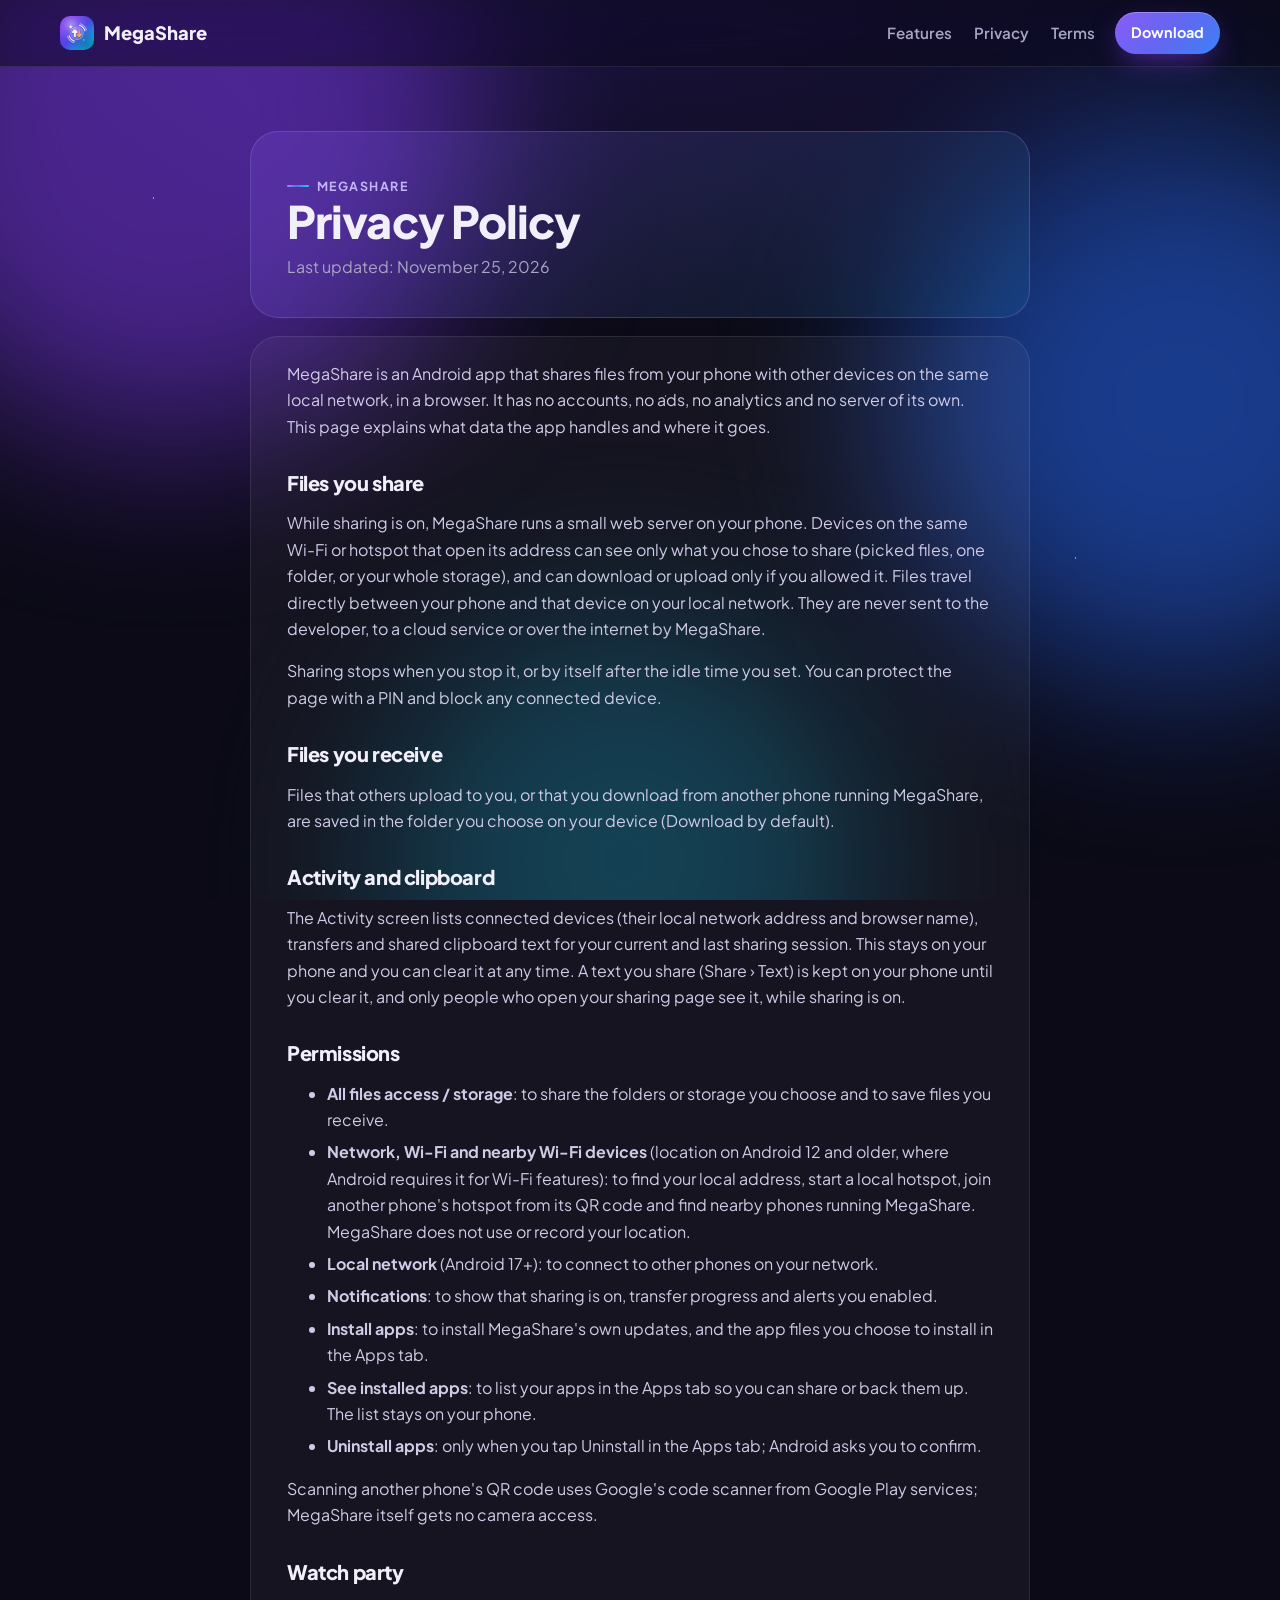
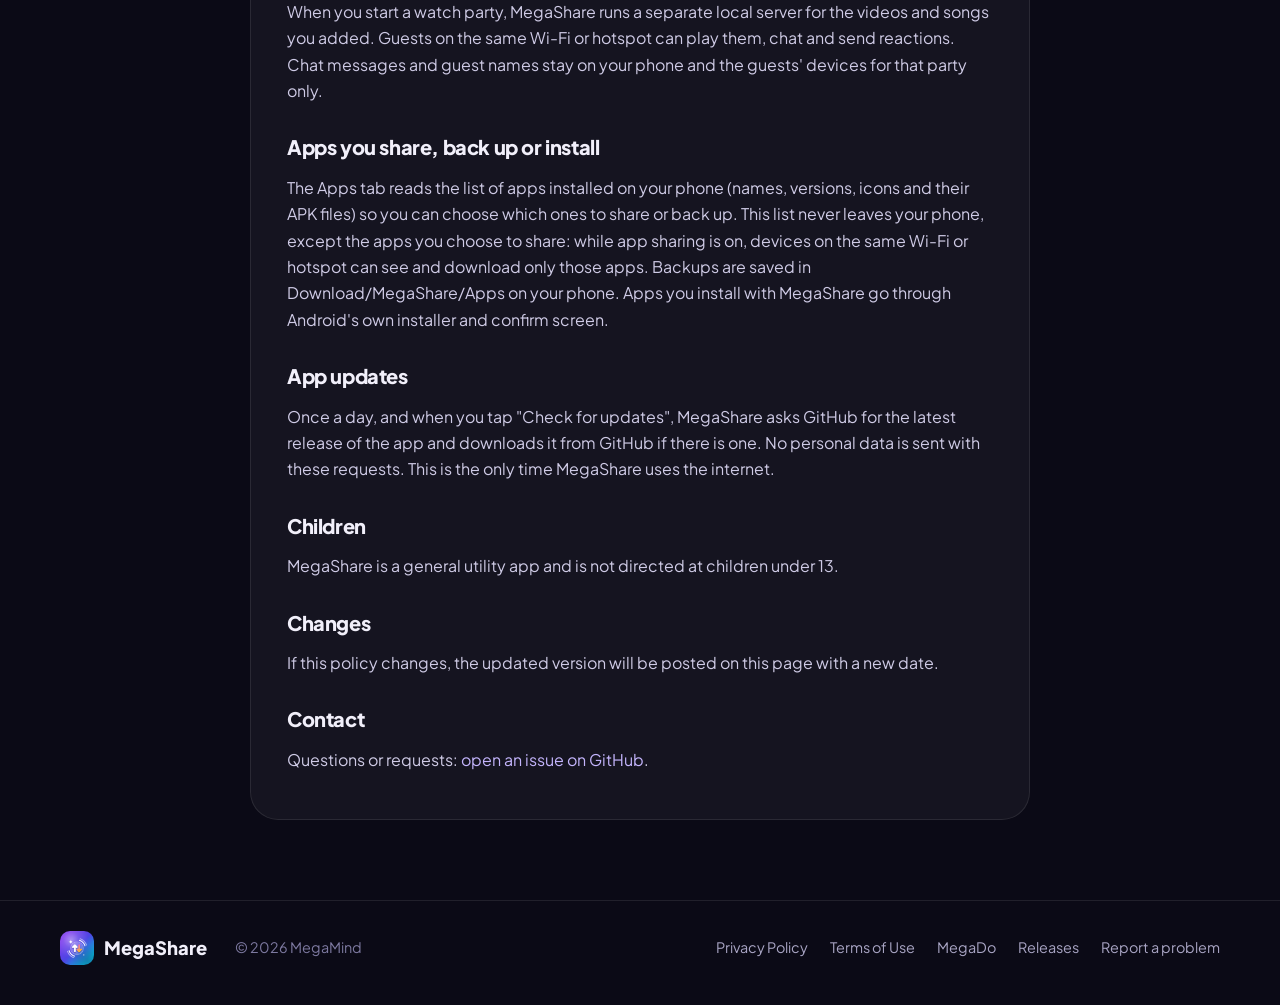
<file: privacy.html>
<!doctype html>
<html lang="en">
<head>
<meta charset="utf-8">
<meta name="viewport" content="width=device-width, initial-scale=1">
<title>MegaShare Privacy Policy</title>
<meta name="description" content="How MegaShare handles your files and data: shared only on your local network while you choose, no servers, no ads or tracking.">
<link rel="canonical" href="https://megamind2999.github.io/MegaShareApk/privacy.html">
<link rel="icon" href="icon.png">
<meta name="theme-color" content="#0b0a16">
<link rel="preconnect" href="https://fonts.googleapis.com">
<link rel="preconnect" href="https://fonts.gstatic.com" crossorigin>
<link href="https://fonts.googleapis.com/css2?family=Plus+Jakarta+Sans:wght@400;500;600;700;800&display=swap" rel="stylesheet">
<link rel="stylesheet" href="style.css">
</head>
<body>
<div class="aurora" aria-hidden="true"><span></span><span></span><span></span></div>
<div class="stars" aria-hidden="true"></div>
<header class="topbar">
  <div class="wrap">
    <a class="brand" href="./"><img src="icon.png" alt="" width="34" height="34">MegaShare</a>
    <nav class="links"><a href="./#features">Features</a><a href="privacy.html">Privacy</a><a href="terms.html">Terms</a></nav>
    <a class="btn" href="https://github.com/MegaMind2999/MegaShareApk/releases/latest/download/MegaShare.apk">Download</a>
  </div>
</header>
<main class="wrap">
<div class="doc">
<header>
  <span class="eyebrow">MegaShare</span>
  <h1>Privacy Policy</h1>
  <p>Last updated: November 25, 2026</p>
</header>
<article>
<p>MegaShare is an Android app that shares files from your phone with other devices on the same local network, in a browser. It has no accounts, no ads, no analytics and no server of its own. This page explains what data the app handles and where it goes.</p>

<h2>Files you share</h2>
<p>While sharing is on, MegaShare runs a small web server on your phone. Devices on the same Wi-Fi or hotspot that open its address can see only what you chose to share (picked files, one folder, or your whole storage), and can download or upload only if you allowed it. Files travel directly between your phone and that device on your local network. They are never sent to the developer, to a cloud service or over the internet by MegaShare.</p>
<p>Sharing stops when you stop it, or by itself after the idle time you set. You can protect the page with a PIN and block any connected device.</p>

<h2>Files you receive</h2>
<p>Files that others upload to you, or that you download from another phone running MegaShare, are saved in the folder you choose on your device (Download by default).</p>

<h2>Activity and clipboard</h2>
<p>The Activity screen lists connected devices (their local network address and browser name), transfers and shared clipboard text for your current and last sharing session. This stays on your phone and you can clear it at any time. A text you share (Share › Text) is kept on your phone until you clear it, and only people who open your sharing page see it, while sharing is on.</p>

<h2>Permissions</h2>
<ul>
  <li><b>All files access / storage</b>: to share the folders or storage you choose and to save files you receive.</li>
  <li><b>Network, Wi-Fi and nearby Wi-Fi devices</b> (location on Android 12 and older, where Android requires it for Wi-Fi features): to find your local address, start a local hotspot, join another phone's hotspot from its QR code and find nearby phones running MegaShare. MegaShare does not use or record your location.</li>
  <li><b>Local network</b> (Android 17+): to connect to other phones on your network.</li>
  <li><b>Notifications</b>: to show that sharing is on, transfer progress and alerts you enabled.</li>
  <li><b>Install apps</b>: to install MegaShare's own updates, and the app files you choose to install in the Apps tab.</li>
  <li><b>See installed apps</b>: to list your apps in the Apps tab so you can share or back them up. The list stays on your phone.</li>
  <li><b>Uninstall apps</b>: only when you tap Uninstall in the Apps tab; Android asks you to confirm.</li>
</ul>
<p>Scanning another phone's QR code uses Google's code scanner from Google Play services; MegaShare itself gets no camera access.</p>

<h2>Watch party</h2>
<p>When you start a watch party, MegaShare runs a separate local server for the videos and songs you added. Guests on the same Wi-Fi or hotspot can play them, chat and send reactions. Chat messages and guest names stay on your phone and the guests' devices for that party only.</p>
<h2>Apps you share, back up or install</h2>
<p>The Apps tab reads the list of apps installed on your phone (names, versions, icons and their APK files) so you can choose which ones to share or back up. This list never leaves your phone, except the apps you choose to share: while app sharing is on, devices on the same Wi-Fi or hotspot can see and download only those apps. Backups are saved in Download/MegaShare/Apps on your phone. Apps you install with MegaShare go through Android's own installer and confirm screen.</p>
<h2>App updates</h2>
<p>Once a day, and when you tap "Check for updates", MegaShare asks GitHub for the latest release of the app and downloads it from GitHub if there is one. No personal data is sent with these requests. This is the only time MegaShare uses the internet.</p>

<h2>Children</h2>
<p>MegaShare is a general utility app and is not directed at children under 13.</p>

<h2>Changes</h2>
<p>If this policy changes, the updated version will be posted on this page with a new date.</p>

<h2>Contact</h2>
<p>Questions or requests: <a href="https://github.com/MegaMind2999/MegaShareApk/issues">open an issue on GitHub</a>.</p>
</article>
</div>
</main>
<footer>
  <div class="wrap">
    <a class="brand" href="./"><img src="icon.png" alt="" width="28" height="28">MegaShare</a>
    <span>© <span class="year">2026</span> MegaMind</span><script>document.querySelectorAll('.year').forEach(function (e) { e.textContent = new Date().getFullYear(); });</script>
    <nav>
      <a href="privacy.html">Privacy Policy</a>
      <a href="terms.html">Terms of Use</a>
      <a href="https://megamind2999.github.io/MegaDoApk/">MegaDo</a>
      <a href="https://github.com/MegaMind2999/MegaShareApk/releases">Releases</a>
      <a href="https://github.com/MegaMind2999/MegaShareApk/issues">Report a problem</a>
    </nav>
  </div>
</footer>
</body>
</html>
</file>
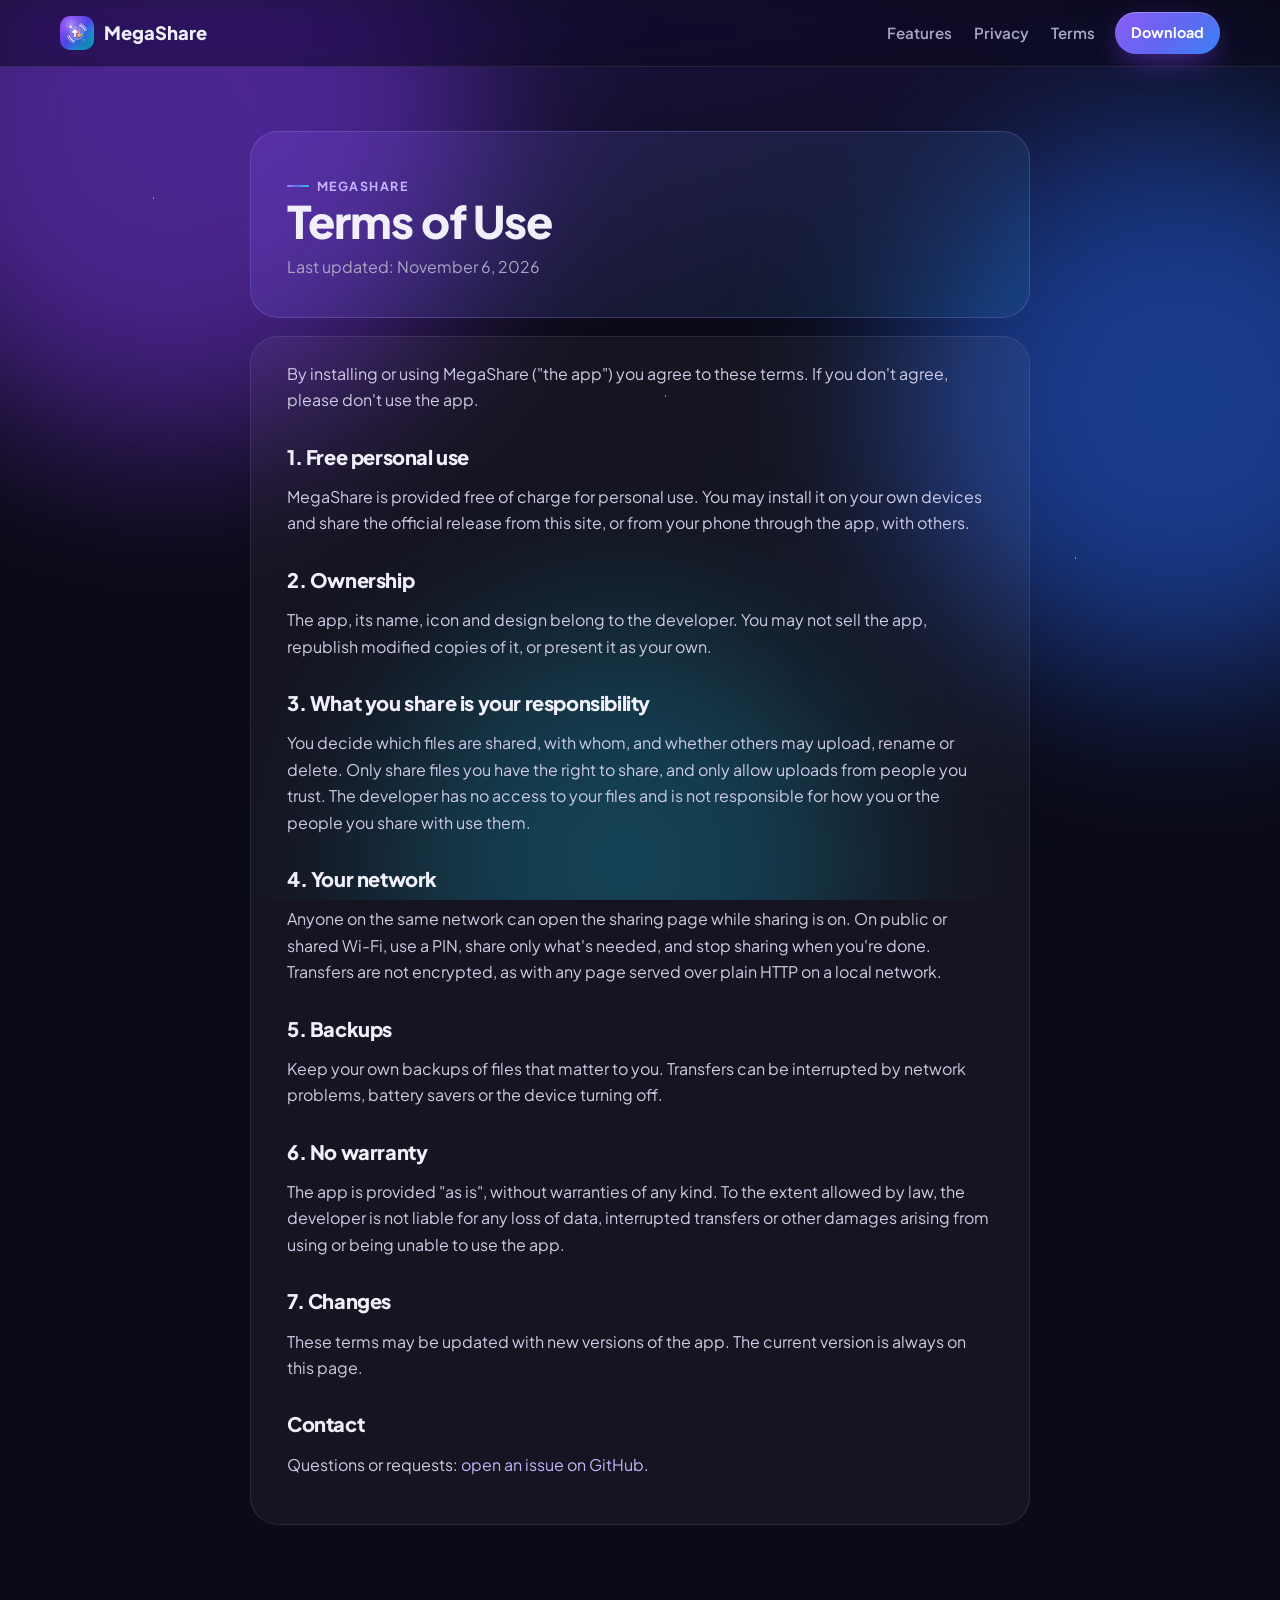
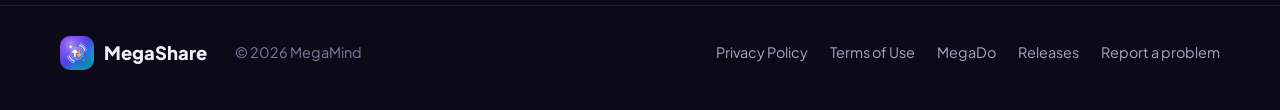
<file: terms.html>
<!doctype html>
<html lang="en">
<head>
<meta charset="utf-8">
<meta name="viewport" content="width=device-width, initial-scale=1">
<title>MegaShare Terms of Use</title>
<meta name="description" content="Terms for using the free MegaShare Android app.">
<link rel="canonical" href="https://megamind2999.github.io/MegaShareApk/terms.html">
<link rel="icon" href="icon.png">
<meta name="theme-color" content="#0b0a16">
<link rel="preconnect" href="https://fonts.googleapis.com">
<link rel="preconnect" href="https://fonts.gstatic.com" crossorigin>
<link href="https://fonts.googleapis.com/css2?family=Plus+Jakarta+Sans:wght@400;500;600;700;800&display=swap" rel="stylesheet">
<link rel="stylesheet" href="style.css">
</head>
<body>
<div class="aurora" aria-hidden="true"><span></span><span></span><span></span></div>
<div class="stars" aria-hidden="true"></div>
<header class="topbar">
  <div class="wrap">
    <a class="brand" href="./"><img src="icon.png" alt="" width="34" height="34">MegaShare</a>
    <nav class="links"><a href="./#features">Features</a><a href="privacy.html">Privacy</a><a href="terms.html">Terms</a></nav>
    <a class="btn" href="https://github.com/MegaMind2999/MegaShareApk/releases/latest/download/MegaShare.apk">Download</a>
  </div>
</header>
<main class="wrap">
<div class="doc">
<header>
  <span class="eyebrow">MegaShare</span>
  <h1>Terms of Use</h1>
  <p>Last updated: November 6, 2026</p>
</header>
<article>
<p>By installing or using MegaShare ("the app") you agree to these terms. If you don't agree, please don't use the app.</p>

<h2>1. Free personal use</h2>
<p>MegaShare is provided free of charge for personal use. You may install it on your own devices and share the official release from this site, or from your phone through the app, with others.</p>

<h2>2. Ownership</h2>
<p>The app, its name, icon and design belong to the developer. You may not sell the app, republish modified copies of it, or present it as your own.</p>

<h2>3. What you share is your responsibility</h2>
<p>You decide which files are shared, with whom, and whether others may upload, rename or delete. Only share files you have the right to share, and only allow uploads from people you trust. The developer has no access to your files and is not responsible for how you or the people you share with use them.</p>

<h2>4. Your network</h2>
<p>Anyone on the same network can open the sharing page while sharing is on. On public or shared Wi-Fi, use a PIN, share only what's needed, and stop sharing when you're done. Transfers are not encrypted, as with any page served over plain HTTP on a local network.</p>

<h2>5. Backups</h2>
<p>Keep your own backups of files that matter to you. Transfers can be interrupted by network problems, battery savers or the device turning off.</p>

<h2>6. No warranty</h2>
<p>The app is provided "as is", without warranties of any kind. To the extent allowed by law, the developer is not liable for any loss of data, interrupted transfers or other damages arising from using or being unable to use the app.</p>

<h2>7. Changes</h2>
<p>These terms may be updated with new versions of the app. The current version is always on this page.</p>

<h2>Contact</h2>
<p>Questions or requests: <a href="https://github.com/MegaMind2999/MegaShareApk/issues">open an issue on GitHub</a>.</p>
</article>
</div>
</main>
<footer>
  <div class="wrap">
    <a class="brand" href="./"><img src="icon.png" alt="" width="28" height="28">MegaShare</a>
    <span>© <span class="year">2026</span> MegaMind</span><script>document.querySelectorAll('.year').forEach(function (e) { e.textContent = new Date().getFullYear(); });</script>
    <nav>
      <a href="privacy.html">Privacy Policy</a>
      <a href="terms.html">Terms of Use</a>
      <a href="https://megamind2999.github.io/MegaDoApk/">MegaDo</a>
      <a href="https://github.com/MegaMind2999/MegaShareApk/releases">Releases</a>
      <a href="https://github.com/MegaMind2999/MegaShareApk/issues">Report a problem</a>
    </nav>
  </div>
</footer>
</body>
</html>
</file>
<file: style.css>
/* MegaShare site: the same dark aurora theme as MegaDo's site (violet → indigo → ocean),
   plus the icon's warm "receive" arrow (pink → orange) as a second accent. */
:root {
  --warm: linear-gradient(135deg, #f472b6 0%, #fb923c 100%);
  --orange: #fb923c;
  --bg: #0b0a16;
  --bg-2: #120f24;
  --fg: #f1effa;
  --muted: #a9a5c4;
  --soft: #7d79a0;
  --line: rgba(255, 255, 255, .09);
  --glass: rgba(255, 255, 255, .045);
  --glass-2: rgba(255, 255, 255, .08);
  --violet: #8b5cf6;
  --indigo: #6366f1;
  --blue: #3b82f6;
  --cyan: #22d3ee;
  --pink: #f472b6;
  --amber: #fbbf24;
  --green: #34d399;
  --grad: linear-gradient(135deg, #a78bfa 0%, #6366f1 45%, #22d3ee 100%);
  --grad-btn: linear-gradient(135deg, #8b5cf6 0%, #6366f1 50%, #3b82f6 100%);
  --radius: 22px;
  --font: "Plus Jakarta Sans", system-ui, -apple-system, "Segoe UI", Roboto, sans-serif;
}

* { box-sizing: border-box; }
/* The same text size everywhere: no browser text boosting or bigger default font breaking the layout. */
html { scroll-behavior: smooth; font-size: 16px; -webkit-text-size-adjust: 100%; text-size-adjust: 100%; }
body {
  margin: 0;
  background: var(--bg);
  color: var(--fg);
  font: 16px/1.65 var(--font);
  -webkit-font-smoothing: antialiased;
  overflow-x: hidden;
}
a { color: #c4b5fd; text-decoration: none; }
a:hover { color: #fff; }
img { max-width: 100%; }

/* ── Aurora backdrop ── */
.aurora { position: fixed; inset: 0; z-index: -1; overflow: hidden; background:
  radial-gradient(1200px 700px at 50% -10%, #1d1546 0%, transparent 60%), var(--bg); }
.aurora span { position: absolute; border-radius: 50%; filter: blur(90px); opacity: .55; animation: drift 22s ease-in-out infinite alternate; }
.aurora span:nth-child(1) { width: 620px; height: 620px; background: #7c3aed; top: -180px; left: -140px; }
.aurora span:nth-child(2) { width: 560px; height: 560px; background: #2563eb; top: 120px; right: -180px; animation-duration: 26s; animation-delay: -6s; }
.aurora span:nth-child(3) { width: 480px; height: 480px; background: #0891b2; bottom: -200px; left: 30%; opacity: .35; animation-duration: 30s; animation-delay: -12s; }
.stars { position: fixed; inset: 0; z-index: -1; pointer-events: none; opacity: .5;
  background-image:
    radial-gradient(1.5px 1.5px at 12% 22%, #fff 50%, transparent 51%),
    radial-gradient(1px 1px at 68% 14%, #fff 50%, transparent 51%),
    radial-gradient(1.2px 1.2px at 84% 62%, #fff 50%, transparent 51%),
    radial-gradient(1px 1px at 32% 78%, #fff 50%, transparent 51%),
    radial-gradient(1.4px 1.4px at 52% 44%, #fff 50%, transparent 51%),
    radial-gradient(1px 1px at 92% 30%, #fff 50%, transparent 51%),
    radial-gradient(1px 1px at 6% 66%, #fff 50%, transparent 51%);
}
@keyframes drift { to { transform: translate(80px, 60px) scale(1.15); } }

/* ── Layout ── */
.wrap { width: min(1160px, 100% - 32px); margin-inline: auto; }
section { padding: 96px 0 0; }
.eyebrow { display: inline-flex; align-items: center; gap: 8px; font-size: .78rem; font-weight: 700; letter-spacing: .12em;
  text-transform: uppercase; color: #c4b5fd; }
.eyebrow::before { content: ""; width: 22px; height: 2px; border-radius: 2px; background: var(--grad); }
h1, h2, h3 { line-height: 1.12; letter-spacing: -.02em; margin: 0; }
h2 { font-size: clamp(1.9rem, 4vw, 2.8rem); font-weight: 800; margin-top: 12px; }
.lead { color: var(--muted); font-size: 1.12rem; max-width: 640px; }
.grad-text { background: var(--grad); -webkit-background-clip: text; background-clip: text; color: transparent; }
.center { text-align: center; }
.center .lead { margin-inline: auto; }

/* ── Top bar ── */
.topbar { position: sticky; top: 0; z-index: 10; backdrop-filter: blur(16px) saturate(140%); -webkit-backdrop-filter: blur(16px) saturate(140%);
  background: rgba(11, 10, 22, .55); border-bottom: 1px solid var(--line); }
.topbar .wrap { display: flex; align-items: center; gap: 20px; height: 66px; }
.brand { display: flex; align-items: center; gap: 10px; font-weight: 800; font-size: 1.15rem; color: var(--fg); }
.brand img { width: 34px; height: 34px; border-radius: 10px; }
.links { display: flex; gap: 22px; margin-left: auto; font-weight: 600; font-size: .95rem; }
.links a { color: var(--muted); }
.links a:hover { color: var(--fg); }
.topbar .btn { padding: 9px 16px; font-size: .9rem; }
@media (max-width: 760px) { .links { display: none; } .topbar .btn { margin-left: auto; } }

/* ── Buttons ── */
.btn { display: inline-flex; align-items: center; gap: 10px; padding: 14px 24px; border-radius: 999px; font-weight: 700;
  color: #fff; background: var(--grad-btn); box-shadow: 0 10px 30px -8px rgba(124, 58, 237, .7), inset 0 1px 0 rgba(255,255,255,.25);
  transition: transform .2s ease, box-shadow .2s ease; }
.btn:hover { color: #fff; transform: translateY(-2px); box-shadow: 0 16px 40px -8px rgba(124, 58, 237, .85), inset 0 1px 0 rgba(255,255,255,.25); }
.btn svg { width: 20px; height: 20px; }
.btn.ghost { background: var(--glass); border: 1px solid var(--line); box-shadow: none; color: var(--fg); }
.btn.ghost:hover { background: var(--glass-2); }

/* ── Hero ── */
.hero { padding: 72px 0 40px; display: grid; grid-template-columns: 1.05fr .95fr; gap: 48px; align-items: center; }
.hero h1 { font-size: clamp(2.6rem, 6vw, 4.4rem); font-weight: 800; margin: 18px 0 18px; }
.hero .lead { font-size: 1.2rem; }
.hero .actions { display: flex; gap: 14px; flex-wrap: wrap; margin-top: 30px; }
.pills { display: flex; flex-wrap: wrap; gap: 10px; margin-top: 26px; }
.pill { font-size: .85rem; font-weight: 600; color: var(--muted); padding: 7px 13px; border-radius: 999px; background: var(--glass); border: 1px solid var(--line); }
.pill b { color: var(--fg); }
@media (max-width: 920px) { .hero { grid-template-columns: 1fr; text-align: center; } .hero .lead { margin-inline: auto; } .hero .actions, .pills { justify-content: center; } }

/* ── Phone mockup (pure HTML/CSS, sample data) ── */
.stage { position: relative; display: grid; place-items: center; min-height: 600px; }
.glow { position: absolute; width: 420px; height: 420px; border-radius: 50%; background: var(--grad); filter: blur(80px); opacity: .45; }
.phone { position: relative; width: 300px; height: 610px; border-radius: 46px; padding: 12px; background: linear-gradient(160deg, #2a2545, #0f0d1d);
  box-shadow: 0 50px 100px -30px rgba(0,0,0,.8), 0 0 0 1px rgba(255,255,255,.12), inset 0 0 0 2px rgba(255,255,255,.04);
  transform: rotate(-4deg); animation: float 7s ease-in-out infinite; }
.screen { position: relative; height: 100%; border-radius: 36px; overflow: hidden; padding: 38px 16px 16px;
  background: radial-gradient(140% 80% at 0% 0%, #3b2a7a 0%, transparent 60%), radial-gradient(120% 80% at 100% 100%, #0e4a6b 0%, transparent 60%), #120f24; }
.notch { position: absolute; top: 12px; left: 50%; transform: translateX(-50%); width: 84px; height: 22px; border-radius: 20px; background: #05040b; }
.app-date { font-size: .62rem; letter-spacing: .1em; font-weight: 700; color: #b9b3dc; text-transform: uppercase; }
.app-hello { font-size: 1.15rem; font-weight: 800; margin: 2px 0 12px; }
.hero-card { border-radius: 20px; padding: 14px; display: flex; gap: 14px; align-items: center; background: var(--grad-btn);
  box-shadow: 0 14px 30px -12px rgba(99, 102, 241, .9); }
.ring { --p: 60; width: 64px; height: 64px; border-radius: 50%; flex: none; display: grid; place-items: center;
  background: conic-gradient(#fff calc(var(--p) * 1%), rgba(255,255,255,.22) 0); }
.ring::after { content: "60%"; width: 50px; height: 50px; border-radius: 50%; display: grid; place-items: center; font-weight: 800; font-size: .82rem; background: #6d5bf0; }
.hero-card small { display: block; font-size: .6rem; letter-spacing: .1em; text-transform: uppercase; opacity: .85; font-weight: 700; }
.hero-card strong { font-size: 1rem; }
.hero-card .streak { display: inline-block; margin-top: 4px; font-size: .62rem; font-weight: 700; padding: 2px 8px; border-radius: 99px; background: rgba(255,255,255,.2); }
.bars { display: flex; gap: 6px; align-items: flex-end; height: 34px; margin-top: 8px; }
.bars i { width: 8px; border-radius: 4px; background: rgba(255,255,255,.35); }
.bars i.on { background: #fff; }
.quick { margin: 12px 0; border-radius: 14px; padding: 10px 12px; font-size: .72rem; color: #a9a5c4; background: rgba(255,255,255,.07); border: 1px solid rgba(255,255,255,.08); display: flex; justify-content: space-between; }
.quick b { color: #fff; font-weight: 600; }
.section-label { font-size: .7rem; font-weight: 800; margin: 12px 2px 6px; color: #d9d4ff; }
.task { display: flex; gap: 10px; align-items: flex-start; padding: 11px 12px; border-radius: 14px; margin-bottom: 8px; background: rgba(255,255,255,.07); border: 1px solid rgba(255,255,255,.07); }
.check { width: 18px; height: 18px; border-radius: 50%; flex: none; border: 2px solid #8b84b8; margin-top: 1px; }
.check.done { border: 0; background: var(--grad-btn); position: relative; }
.check.done::after { content: ""; position: absolute; left: 6px; top: 3px; width: 5px; height: 9px; border: solid #fff; border-width: 0 2px 2px 0; transform: rotate(45deg); }
.task p { margin: 0; font-size: .78rem; font-weight: 700; }
.task.done p { text-decoration: line-through; color: #8b84b8; }
.chips { display: flex; gap: 5px; margin-top: 5px; flex-wrap: wrap; }
.chip { font-size: .58rem; font-weight: 700; padding: 2px 7px; border-radius: 99px; background: rgba(139, 92, 246, .25); color: #d8ccff; }
.chip.a { background: rgba(251, 191, 36, .2); color: #fde68a; }
.chip.l { background: rgba(34, 211, 238, .18); color: #a5f3fc; }
.chip.r { background: rgba(244, 114, 182, .2); color: #fbcfe8; }
.fab { position: absolute; right: 16px; bottom: 18px; width: 48px; height: 48px; border-radius: 16px; background: var(--grad-btn);
  display: grid; place-items: center; font-size: 1.6rem; font-weight: 400; box-shadow: 0 10px 24px -6px rgba(99,102,241,.9); }

.float-card { position: absolute; display: flex; gap: 10px; align-items: center; padding: 11px 14px; border-radius: 16px; font-size: .8rem;
  background: rgba(24, 20, 46, .72); border: 1px solid rgba(255,255,255,.12); backdrop-filter: blur(14px); -webkit-backdrop-filter: blur(14px);
  box-shadow: 0 18px 40px -16px rgba(0,0,0,.8); animation: float 6s ease-in-out infinite; white-space: nowrap; text-align: left; }
.float-card b { display: block; font-size: .82rem; }
.float-card span { color: var(--muted); font-size: .72rem; }
.float-card .ico { width: 34px; height: 34px; border-radius: 11px; display: grid; place-items: center; flex: none; }
.float-card .ico svg { width: 18px; height: 18px; }
.fc-1 { top: -6px; right: 8px; animation-delay: -1s; }
.fc-2 { top: 300px; right: -20px; animation-delay: -3s; }
.fc-3 { bottom: 60px; left: 0; animation-delay: -5s; }
@keyframes float { 0%, 100% { translate: 0 0; } 50% { translate: 0 -12px; } }
@media (max-width: 520px) { .fc-1 { right: -4px; top: -10px; } .fc-2 { right: -4px; } .fc-3 { left: 4px; } .float-card { font-size: .72rem; } }

/* ── Feature grid ── */
.features { display: grid; grid-template-columns: repeat(3, 1fr); gap: 18px; margin-top: 44px; }
.feature { position: relative; padding: 26px; border-radius: var(--radius); background: var(--glass); border: 1px solid var(--line); overflow: hidden;
  transition: transform .25s ease, border-color .25s ease, background .25s ease; }
.feature::before { content: ""; position: absolute; inset: 0; border-radius: inherit; padding: 1px; background: var(--grad); opacity: 0;
  -webkit-mask: linear-gradient(#000 0 0) content-box, linear-gradient(#000 0 0); -webkit-mask-composite: xor; mask-composite: exclude; transition: opacity .25s ease; }
.feature:hover { transform: translateY(-4px); background: var(--glass-2); }
.feature:hover::before { opacity: 1; }
.feature .ico { width: 48px; height: 48px; border-radius: 15px; display: grid; place-items: center; margin-bottom: 16px; }
.feature .ico svg { width: 24px; height: 24px; }
.feature h3 { font-size: 1.12rem; font-weight: 800; margin-bottom: 6px; }
.feature p { margin: 0; color: var(--muted); font-size: .95rem; }
.feature.big { grid-column: span 2; display: grid; grid-template-columns: 1fr 1.1fr; gap: 28px; align-items: center; }
@media (max-width: 960px) { .features { grid-template-columns: 1fr 1fr; } }
@media (max-width: 640px) { .features { grid-template-columns: 1fr; } .feature.big { grid-column: auto; grid-template-columns: 1fr; } }

.i-violet { background: rgba(139, 92, 246, .18); color: #c4b5fd; }
.i-blue { background: rgba(59, 130, 246, .18); color: #93c5fd; }
.i-cyan { background: rgba(34, 211, 238, .16); color: #67e8f9; }
.i-pink { background: rgba(244, 114, 182, .17); color: #f9a8d4; }
.i-amber { background: rgba(251, 191, 36, .16); color: #fcd34d; }
.i-green { background: rgba(52, 211, 153, .16); color: #6ee7b7; }

/* alert-level scale inside the big card */
.levels { display: grid; grid-template-columns: repeat(4, 1fr); gap: 10px; }
.level { text-align: center; padding: 18px 8px 16px; border-radius: 18px; background: rgba(255,255,255,.05); border: 1px solid var(--line); font-size: .9rem; font-weight: 800; }
.level .meter { height: 70px; display: flex; align-items: flex-end; justify-content: center; margin-bottom: 12px; }
.level .meter i { width: 22px; border-radius: 7px; background: var(--grad); box-shadow: 0 8px 20px -6px rgba(99,102,241,.8); }
.level.hot { background: linear-gradient(180deg, rgba(139,92,246,.22), rgba(255,255,255,.04)); border-color: rgba(167,139,250,.35); }
.level span { display: block; color: var(--soft); font-weight: 600; font-size: .72rem; margin-top: 2px; }
.tags { display: flex; flex-wrap: wrap; gap: 8px; margin-top: 18px; }
.tags span { font-size: .78rem; font-weight: 700; padding: 6px 11px; border-radius: 99px; background: rgba(251,191,36,.12); color: #fde68a; border: 1px solid rgba(251,191,36,.18); }

/* ── Sync steps ── */
.steps { display: grid; grid-template-columns: repeat(3, 1fr); gap: 18px; margin-top: 44px; counter-reset: s; }
.step { padding: 26px; border-radius: var(--radius); background: var(--glass); border: 1px solid var(--line); position: relative; }
.step::before { counter-increment: s; content: counter(s); display: grid; place-items: center; width: 38px; height: 38px; border-radius: 12px;
  background: var(--grad-btn); font-weight: 800; margin-bottom: 14px; }
.step h3 { font-size: 1.05rem; font-weight: 800; margin-bottom: 6px; }
.step p { margin: 0; color: var(--muted); font-size: .95rem; }
@media (max-width: 760px) { .steps { grid-template-columns: 1fr; } }

/* ── Privacy band ── */
.band { margin-top: 96px; padding: 48px; border-radius: 32px; display: grid; grid-template-columns: auto 1fr; gap: 32px; align-items: center;
  background: linear-gradient(135deg, rgba(139,92,246,.18), rgba(34,211,238,.10)); border: 1px solid rgba(167,139,250,.25); }
.band .shield { width: 88px; height: 88px; border-radius: 26px; display: grid; place-items: center; background: var(--grad-btn); box-shadow: 0 20px 40px -14px rgba(99,102,241,.9); }
.band .shield svg { width: 44px; height: 44px; color: #fff; }
.band h2 { margin: 0 0 8px; font-size: clamp(1.5rem, 3vw, 2rem); }
.band p { margin: 0; color: var(--muted); }
.band ul { display: flex; flex-wrap: wrap; gap: 10px; list-style: none; padding: 0; margin: 16px 0 0; }
.band li { font-size: .85rem; font-weight: 700; padding: 6px 12px; border-radius: 99px; background: rgba(255,255,255,.08); }
@media (max-width: 700px) { .band { grid-template-columns: 1fr; text-align: center; padding: 32px 22px; } .band .shield { margin: 0 auto; } .band ul { justify-content: center; } }

/* ── Screenshots (hidden until images exist) ── */
.shots { display: flex; gap: 18px; margin-top: 40px; overflow-x: auto; scroll-snap-type: x mandatory; padding: 6px 2px 18px;
  scrollbar-width: thin; scrollbar-color: rgba(167,139,250,.4) transparent; }
.shots figure { margin: 0; flex: 0 0 calc((100% - 5 * 18px) / 6); min-width: 168px; scroll-snap-align: start; }
.shots img { width: 100%; border-radius: 22px; border: 1px solid var(--line); display: block; box-shadow: 0 30px 60px -30px rgba(0,0,0,.9);
  transition: transform .25s ease; }
.shots figure:hover img { transform: translateY(-6px); }
.shots figcaption { text-align: center; color: var(--muted); font-size: .9rem; margin-top: 10px; font-weight: 600; }

/* ── FAQ ── */
.faq { max-width: 780px; margin: 40px auto 0; display: grid; gap: 12px; }
.faq details { border-radius: 18px; background: var(--glass); border: 1px solid var(--line); padding: 4px 22px; }
.faq summary { cursor: pointer; list-style: none; font-weight: 700; padding: 16px 0; display: flex; justify-content: space-between; gap: 16px; }
.faq summary::-webkit-details-marker { display: none; }
.faq summary::after { content: "+"; font-size: 1.4rem; line-height: 1; color: #c4b5fd; transition: transform .2s ease; }
.faq details[open] summary::after { transform: rotate(45deg); }
.faq details p { margin: 0 0 18px; color: var(--muted); }

/* ── Download CTA ── */
.cta { margin-top: 96px; padding: 64px 32px; border-radius: 36px; text-align: center; position: relative; overflow: hidden;
  background: radial-gradient(80% 120% at 50% 0%, rgba(139,92,246,.45), transparent 70%), linear-gradient(180deg, #19143a, #0f0d22);
  border: 1px solid rgba(167,139,250,.3); }
.cta img { width: 88px; height: 88px; border-radius: 24px; box-shadow: 0 20px 50px -12px rgba(124,58,237,.9); }
.cta h2 { margin: 20px 0 10px; }
.cta .actions { display: flex; gap: 14px; justify-content: center; flex-wrap: wrap; margin-top: 28px; }
.install { display: grid; grid-template-columns: repeat(3, 1fr); gap: 14px; max-width: 820px; margin: 36px auto 0; text-align: left; }
.install div { padding: 16px 18px; border-radius: 16px; background: rgba(255,255,255,.05); border: 1px solid var(--line); font-size: .92rem; color: var(--muted); }
.install b { display: block; color: var(--fg); margin-bottom: 2px; }
@media (max-width: 700px) { .install { grid-template-columns: 1fr; } }

/* ── Footer ── */
footer { margin-top: 80px; padding: 30px 0 40px; border-top: 1px solid var(--line); color: var(--soft); font-size: .9rem; }
footer .wrap { display: flex; flex-wrap: wrap; gap: 14px 28px; align-items: center; }
footer nav { display: flex; gap: 22px; margin-left: auto; flex-wrap: wrap; }
footer a { color: var(--muted); }

/* ── Reveal on scroll ── */
.js .reveal { opacity: 0; transform: translateY(24px); transition: opacity .7s ease, transform .7s ease; }
.js .reveal.in { opacity: 1; transform: none; }

/* ── Legal pages ── */
.doc { max-width: 780px; margin: 0 auto; padding: 64px 0 0; }
.doc header { padding: 36px; border-radius: 28px; background: linear-gradient(135deg, rgba(139,92,246,.2), rgba(34,211,238,.08)); border: 1px solid rgba(167,139,250,.25); }
.doc h1 { font-size: clamp(2rem, 5vw, 2.8rem); font-weight: 800; }
.doc header p { margin: 8px 0 0; color: var(--muted); }
.doc article { margin-top: 18px; padding: 8px 36px 30px; border-radius: 28px; background: var(--glass); border: 1px solid var(--line); }
.doc h2 { font-size: 1.25rem; margin: 32px 0 8px; }
.doc p, .doc li { color: #cfcbe6; }
.doc li { margin: 6px 0; }
@media (max-width: 600px) { .doc header, .doc article { padding-left: 20px; padding-right: 20px; } }

/* ══════════════ MegaShare additions ══════════════ */
.warm-text { background: var(--warm); -webkit-background-clip: text; background-clip: text; color: transparent; }
.i-orange { background: rgba(251, 146, 60, .16); color: #fdba74; }

/* Hero phone: the live sharing screen */
.ms-head { display: flex; gap: 10px; align-items: center; margin-bottom: 10px; }
.ms-head img { width: 38px; height: 38px; border-radius: 11px; box-shadow: 0 8px 18px -8px rgba(99,102,241,.9); }
.ms-head b { display: block; font-size: 1.12rem; font-weight: 800; line-height: 1.1; }
.ms-head small { display: block; font-size: .6rem; color: #b9b3dc; }
.live-pill { display: inline-flex; align-items: center; gap: 7px; font-size: .64rem; font-weight: 800; color: #6ee7b7;
  padding: 5px 10px; border-radius: 99px; background: rgba(52, 211, 153, .12); border: 1px solid rgba(52, 211, 153, .2); }
.live-pill i { width: 7px; height: 7px; border-radius: 50%; background: #34d399; box-shadow: 0 0 0 0 rgba(52,211,153,.7); animation: ping 1.8s ease-out infinite; }
@keyframes ping { 70% { box-shadow: 0 0 0 7px rgba(52,211,153,0); } 100% { box-shadow: 0 0 0 0 rgba(52,211,153,0); } }
.qr-card { margin: 10px auto 0; width: 158px; padding: 12px; border-radius: 20px; background: #fff;
  box-shadow: 0 18px 36px -16px rgba(0,0,0,.9), 0 0 0 6px rgba(255,255,255,.06); }
.qr-card img { display: block; width: 100%; image-rendering: pixelated; border-radius: 6px; }
.addr { text-align: center; margin-top: 10px; font: 800 1.12rem/1.2 ui-monospace, "SFMono-Regular", Menlo, Consolas, monospace; letter-spacing: .04em; }
.hint { text-align: center; font-size: .58rem; color: #a9a5c4; margin-top: 3px; }
.mini-btns { display: flex; gap: 6px; justify-content: center; margin-top: 10px; }
.mini-btns span { font-size: .6rem; font-weight: 700; padding: 6px 10px; border-radius: 10px; background: rgba(255,255,255,.07); border: 1px solid rgba(255,255,255,.08); }
.mini-btns span.on { background: var(--grad-btn); border-color: transparent; }
.stats { display: grid; grid-template-columns: repeat(3, 1fr); gap: 6px; margin-top: 12px; }
.stats div { padding: 8px 8px 7px; border-radius: 12px; background: rgba(255,255,255,.06); border: 1px solid rgba(255,255,255,.07); }
.stats b { display: block; font-size: .82rem; font-weight: 800; }
.stats span { font-size: .55rem; color: #a9a5c4; }
.xfer { display: flex; gap: 9px; align-items: center; padding: 8px 10px; border-radius: 12px; margin-bottom: 6px; background: rgba(255,255,255,.06); border: 1px solid rgba(255,255,255,.07); }
.xfer i { width: 24px; height: 24px; border-radius: 8px; display: grid; place-items: center; font-style: normal; font-weight: 800; font-size: .72rem; flex: none; }
.xfer p { margin: 0; font-size: .68rem; font-weight: 700; }
.xfer small { display: block; font-size: .55rem; color: #a9a5c4; }
/* Float cards sit over the lower half of the phone so the QR and address stay visible. */
.stage .fc-1 { top: 22px; right: -34px; }
.stage .fc-2 { top: auto; bottom: 120px; right: -46px; }
.stage .fc-3 { bottom: 28px; left: -26px; }
@media (max-width: 520px) { .stage .fc-1 { right: -6px; } .stage .fc-2 { right: -6px; } .stage .fc-3 { left: -6px; } }
.float-card .bar { display: block; height: 4px; width: 150px; margin-top: 6px; border-radius: 4px; background: rgba(255,255,255,.12); overflow: hidden; }
.float-card .bar::after { content: ""; display: block; height: 100%; width: 68%; border-radius: inherit; background: var(--grad); animation: fill 4.5s ease-in-out infinite; }
@keyframes fill { 0% { width: 8%; } 80%, 100% { width: 100%; } }

/* Quick Share comparison */
.compare { max-width: 900px; margin: 40px auto 0; border-radius: 26px; overflow: hidden; background: var(--glass); border: 1px solid var(--line); }
.compare table { width: 100%; border-collapse: collapse; font-size: .95rem; }
.compare th, .compare td { padding: 16px 20px; text-align: left; border-bottom: 1px solid var(--line); vertical-align: top; }
.compare tr:last-child td { border-bottom: 0; }
.compare thead th { font-size: .8rem; letter-spacing: .1em; text-transform: uppercase; color: var(--soft); font-weight: 800; background: rgba(255,255,255,.03); }
.compare thead th.us { color: #c4b5fd; }
.compare td:first-child { font-weight: 700; color: var(--fg); width: 30%; }
.compare td { color: var(--muted); }
.compare td.us { color: var(--fg); background: linear-gradient(90deg, rgba(139,92,246,.10), rgba(34,211,238,.05)); }
.compare .yes, .compare .no { display: inline-grid; place-items: center; width: 22px; height: 22px; border-radius: 50%; font-size: .75rem; font-weight: 900; margin-right: 8px; vertical-align: -5px; }
.compare .yes { background: rgba(52,211,153,.18); color: #6ee7b7; }
.compare .no { background: rgba(251,146,60,.16); color: #fdba74; }
@media (max-width: 640px) {
  .compare th, .compare td { padding: 12px 12px; font-size: .86rem; }
  .compare td:first-child { width: auto; }
}
.note { max-width: 780px; margin: 18px auto 0; text-align: center; color: var(--soft); font-size: .88rem; }

/* Network choices (inside the big card) */
.nets { display: grid; gap: 10px; }
.net { display: grid; grid-template-columns: auto 1fr; gap: 14px; align-items: center; padding: 14px 16px; border-radius: 18px;
  background: rgba(255,255,255,.05); border: 1px solid var(--line); }
.net .ico { margin: 0; width: 42px; height: 42px; border-radius: 13px; }
.net b { display: block; font-size: .98rem; }
.net span { color: var(--muted); font-size: .86rem; }
.net.hot { background: linear-gradient(180deg, rgba(139,92,246,.2), rgba(255,255,255,.04)); border-color: rgba(167,139,250,.35); }

/* "More from MegaMind" */
.promo { margin-top: 44px; display: grid; grid-template-columns: auto 1fr auto; gap: 26px; align-items: center; padding: 30px 34px; border-radius: 30px;
  background: linear-gradient(135deg, rgba(139,92,246,.16), rgba(59,130,246,.08)); border: 1px solid rgba(167,139,250,.25); position: relative; overflow: hidden; }
.promo::after { content: ""; position: absolute; width: 260px; height: 260px; right: -80px; top: -120px; border-radius: 50%; background: var(--grad); filter: blur(70px); opacity: .25; pointer-events: none; }
.promo img { width: 96px; height: 96px; border-radius: 26px; box-shadow: 0 20px 44px -14px rgba(124,58,237,.9); }
.promo h3 { font-size: 1.45rem; font-weight: 800; }
.promo p { margin: 6px 0 0; color: var(--muted); }
.promo .tags span { background: rgba(139,92,246,.14); color: #ddd6fe; border-color: rgba(167,139,250,.22); }
.promo .actions { display: flex; flex-direction: column; gap: 10px; position: relative; z-index: 1; }
@media (max-width: 820px) { .promo { grid-template-columns: 1fr; text-align: center; padding: 30px 22px; } .promo img { margin: 0 auto; } .promo .tags { justify-content: center; } .promo .actions { align-items: center; } }

/* Screenshot captions under portrait shots of the browser page */
.shots figure.web img { border-color: rgba(255,255,255,.18); }

/* ── Screenshot viewer (click a screenshot to see it big) ── */
.shots img { cursor: zoom-in; }
.lb { position: fixed; inset: 0; z-index: 100; display: grid; place-items: center; padding: 24px 72px;
  background: rgba(6, 5, 14, .88); backdrop-filter: blur(14px); -webkit-backdrop-filter: blur(14px);
  opacity: 0; transition: opacity .2s ease; }
.lb[hidden] { display: none; }
.lb:not(.open) { pointer-events: none; }
.lb.open { opacity: 1; }
.lb figure { margin: 0; display: flex; flex-direction: column; align-items: center; gap: 14px; max-height: 100%; }
.lb img { display: block; max-width: min(92vw, 520px); max-height: calc(100vh - 110px); width: auto; height: auto; border-radius: 26px;
  border: 1px solid rgba(255,255,255,.14); box-shadow: 0 40px 90px -30px rgba(0,0,0,.95), 0 0 0 6px rgba(255,255,255,.04);
  transform: scale(.96); transition: transform .25s ease; cursor: default; user-select: none; -webkit-user-drag: none; }
.lb.open img { transform: none; }
.lb figcaption { color: var(--fg); font-weight: 700; text-align: center; }
.lb figcaption span { color: var(--soft); font-weight: 600; margin-left: 8px; }
.lb button { position: absolute; display: grid; place-items: center; width: 48px; height: 48px; border-radius: 50%; cursor: pointer;
  color: #fff; background: rgba(255,255,255,.1); border: 1px solid rgba(255,255,255,.16); transition: background .2s ease, transform .2s ease; }
.lb button:hover { background: rgba(255,255,255,.2); }
.lb button svg { width: 22px; height: 22px; fill: none; stroke: currentColor; stroke-width: 2.4; stroke-linecap: round; stroke-linejoin: round; }
.lb .lb-x { top: 18px; right: 18px; }
.lb .lb-prev { left: 18px; top: 50%; translate: 0 -50%; }
.lb .lb-next { right: 18px; top: 50%; translate: 0 -50%; }
@media (max-width: 640px) {
  .lb { padding: 64px 12px 24px; }
  .lb img { max-height: calc(100vh - 150px); border-radius: 20px; }
  .lb .lb-prev, .lb .lb-next { top: auto; bottom: 18px; translate: none; }
  .lb .lb-x { top: 12px; right: 12px; }
}
body.lb-lock { overflow: hidden; }

@media (prefers-reduced-motion: reduce) {
  *, *::before, *::after { animation: none !important; transition: none !important; }
  .js .reveal { opacity: 1; transform: none; }
  html { scroll-behavior: auto; }
}
</file>
